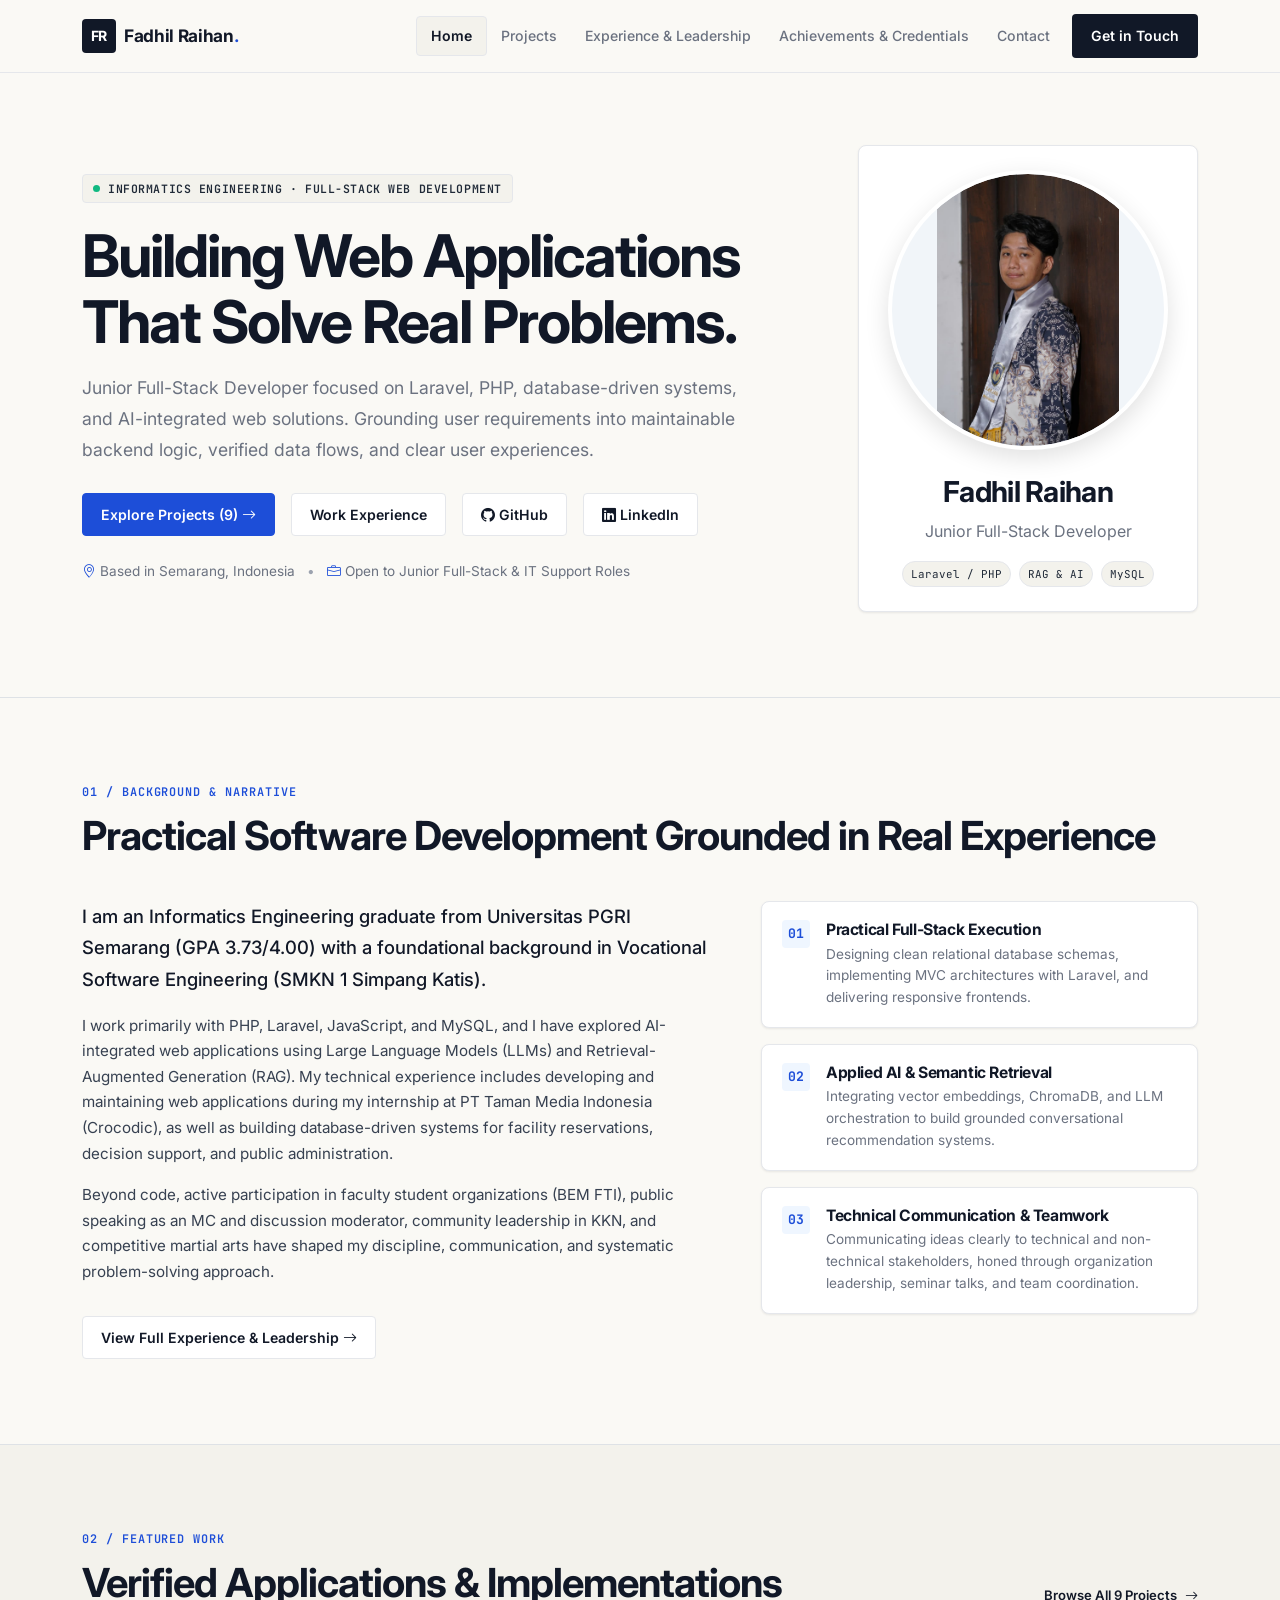
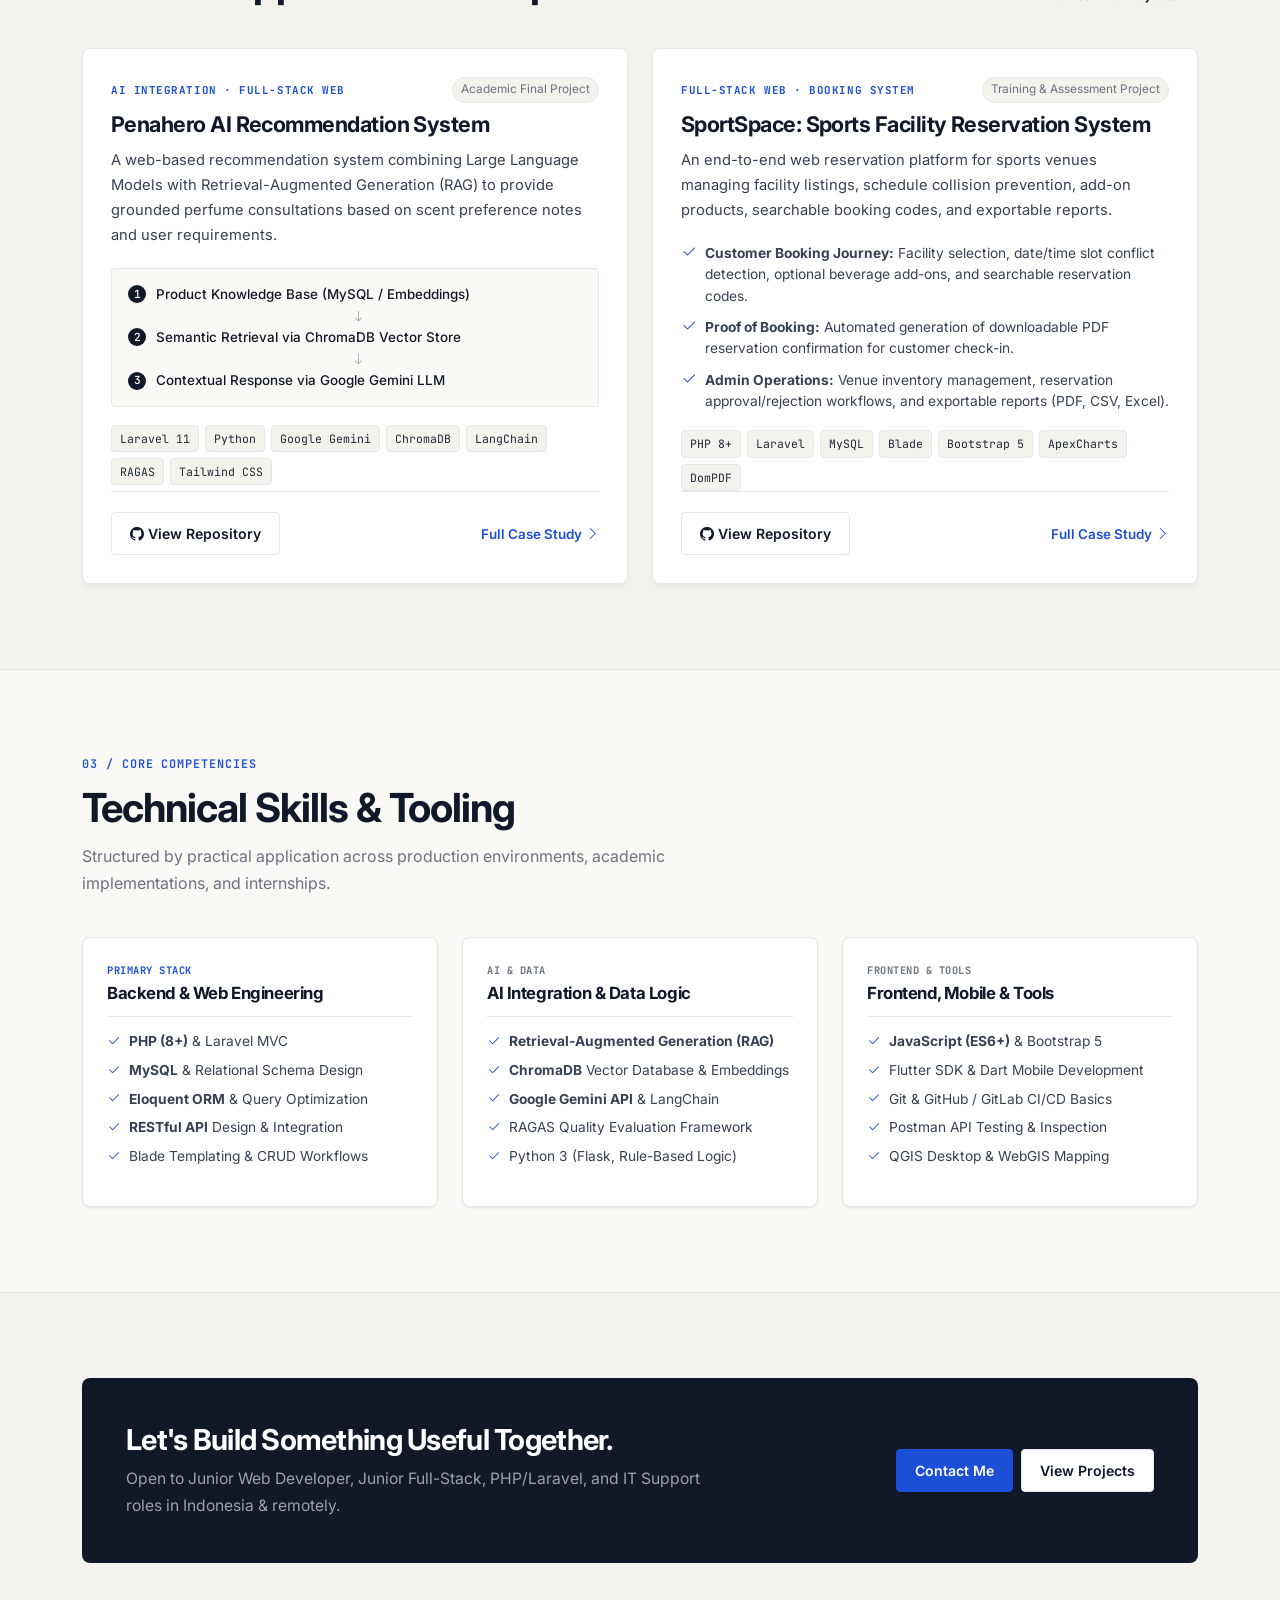
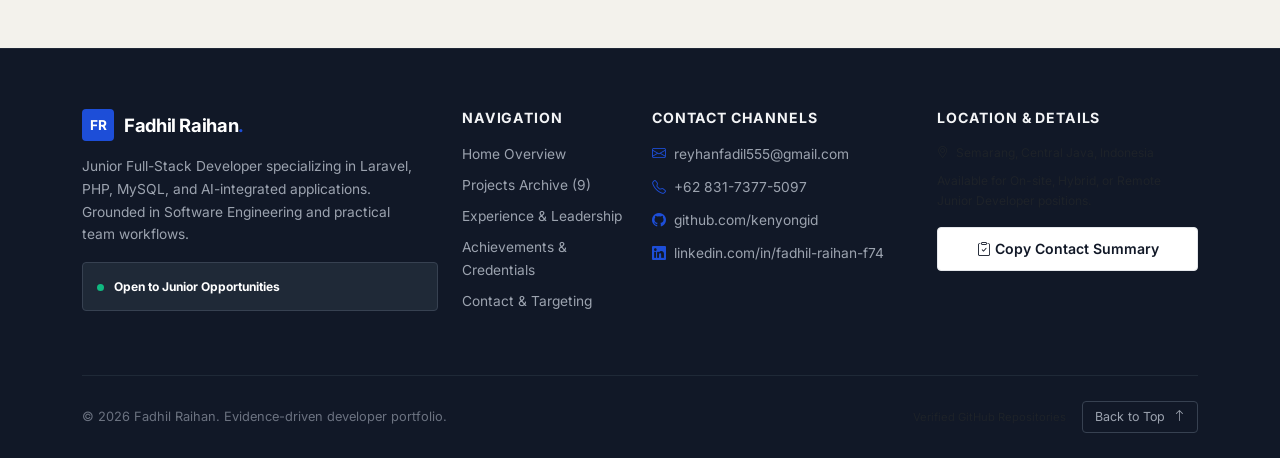
<file: index.html>
<!doctype html>
<html lang="en">
<head>
  <meta charset="utf-8">
  <meta name="viewport" content="width=device-width, initial-scale=1">
  
  <title>Fadhil Raihan — Junior Full-Stack Developer | Home</title>
  <meta name="description" content="Portfolio of Fadhil Raihan, Informatics Engineering graduate specializing in Laravel, PHP, MySQL, and AI-integrated web applications (RAG/LLM).">
  
  <!-- Favicon -->
  <link rel="icon" type="image/svg+xml" href="data:image/svg+xml,<svg xmlns='http://www.w3.org/2000/svg' viewBox='0 0 100 100'><rect width='100' height='100' rx='20' fill='%231d4ed8'/><text x='50%' y='55%' dominant-baseline='middle' text-anchor='middle' fill='white' font-family='sans-serif' font-weight='bold' font-size='44'>FR</text></svg>">

  <!-- Google Fonts: Inter & JetBrains Mono -->
  <link rel="preconnect" href="https://fonts.googleapis.com">
  <link rel="preconnect" href="https://fonts.gstatic.com" crossorigin>
  <link href="https://fonts.googleapis.com/css2?family=Inter:ital,wght@0,300;0,400;0,500;0,600;0,700;1,400&family=JetBrains+Mono:wght@400;500;600&display=swap" rel="stylesheet">

  <!-- Bootstrap 5.3 & Bootstrap Icons -->
  <link href="https://cdn.jsdelivr.net/npm/bootstrap@5.3.3/dist/css/bootstrap.min.css" rel="stylesheet">
  <link href="https://cdn.jsdelivr.net/npm/bootstrap-icons@1.11.3/font/bootstrap-icons.min.css" rel="stylesheet">
  
  <!-- Custom Stylesheet -->
  <link href="style.css" rel="stylesheet">
</head>
<body>

  <!-- ==========================================================================
       HEADER / NAVIGATION
       ========================================================================== -->
  <header class="site-header fixed-top">
    <nav class="navbar navbar-expand-lg navbar-light" id="mainNavbar" aria-label="Main Navigation">
      <div class="container">
        <a class="navbar-brand d-flex align-items-center gap-2" href="index.html">
          <span class="brand-monogram">FR</span>
          <span class="brand-name">Fadhil Raihan<span class="brand-dot">.</span></span>
        </a>

        <button class="navbar-toggler border-0" type="button" data-bs-toggle="collapse" data-bs-target="#navMenu" aria-controls="navMenu" aria-expanded="false" aria-label="Toggle navigation">
          <span class="navbar-toggler-icon"></span>
        </button>

        <div class="collapse navbar-collapse" id="navMenu">
          <ul class="navbar-nav ms-auto align-items-lg-center">
            <li class="nav-item"><a class="nav-link active" href="index.html">Home</a></li>
            <li class="nav-item"><a class="nav-link" href="projects.html">Projects</a></li>
            <li class="nav-item"><a class="nav-link" href="experience.html">Experience & Leadership</a></li>
            <li class="nav-item"><a class="nav-link" href="achievements.html">Achievements & Credentials</a></li>
            <li class="nav-item"><a class="nav-link" href="contact.html">Contact</a></li>
            <li class="nav-item ms-lg-2">
              <a class="btn btn-sm btn-contact-nav" href="contact.html">Get in Touch</a>
            </li>
          </ul>
        </div>
      </div>
    </nav>
  </header>

  <main>
    <!-- ==========================================================================
         HERO SECTION
         ========================================================================== -->
    <section class="hero-section">
      <div class="container">
        <div class="row align-items-center g-5">
          <div class="col-lg-8">
            <div class="hero-label-tag">
              <span class="status-indicator"></span>
              <span>INFORMATICS ENGINEERING · FULL-STACK WEB DEVELOPMENT</span>
            </div>

            <h1 class="hero-heading">
              Building Web Applications That Solve Real Problems.
            </h1>

            <p class="hero-subheading">
              Junior Full-Stack Developer focused on Laravel, PHP, database-driven systems, and AI-integrated web solutions. Grounding user requirements into maintainable backend logic, verified data flows, and clear user experiences.
            </p>

            <div class="hero-cta-group d-flex flex-wrap align-items-center gap-3">
              <a href="projects.html" class="btn btn-primary-cobalt">
                Explore Projects (9) <i class="bi bi-arrow-right ms-1" aria-hidden="true"></i>
              </a>
              <a href="experience.html" class="btn btn-outline-charcoal">
                Work Experience
              </a>
              <a href="https://github.com/kenyongid" target="_blank" rel="noopener noreferrer" class="btn btn-outline-charcoal">
                <i class="bi bi-github me-1" aria-hidden="true"></i> GitHub
              </a>
              <a href="https://www.linkedin.com/in/fadhil-raihan-f74/" target="_blank" rel="noopener noreferrer" class="btn btn-outline-charcoal">
                <i class="bi bi-linkedin me-1" aria-hidden="true"></i> LinkedIn
              </a>
            </div>

            <div class="hero-status-strip mt-4">
              <span class="status-meta-item">
                <i class="bi bi-geo-alt text-cobalt me-1" aria-hidden="true"></i> Based in Semarang, Indonesia
              </span>
              <span class="status-bullet" aria-hidden="true">•</span>
              <span class="status-meta-item">
                <i class="bi bi-briefcase text-cobalt me-1" aria-hidden="true"></i> Open to Junior Full-Stack & IT Support Roles
              </span>
            </div>
          </div>

          <div class="col-lg-4">
            <div class="profile-portrait-card">
              <div class="portrait-frame">
                <img src="assets/profile/pp4.jpeg" alt="Fadhil Raihan" class="portrait-image" onerror="this.style.display='none'; document.getElementById('monogramFallback').style.display='flex';">
                <div id="monogramFallback" class="portrait-fallback" style="display: none;">
                  <span>FR</span>
                </div>
              </div>
              <div class="portrait-meta">
                <h2 class="portrait-name">Fadhil Raihan</h2>
                <p class="portrait-title">Junior Full-Stack Developer</p>
                <div class="portrait-badges">
                  <span class="badge-pill">Laravel / PHP</span>
                  <span class="badge-pill">RAG & AI</span>
                  <span class="badge-pill">MySQL</span>
                </div>
              </div>
            </div>
          </div>
        </div>
      </div>
    </section>

    <!-- ==========================================================================
         ABOUT / EXECUTIVE SUMMARY
         ========================================================================== -->
    <section class="section-block border-top">
      <div class="container">
        <div class="section-header">
          <p class="section-num">01 / BACKGROUND & NARRATIVE</p>
          <h2 class="section-title">Practical Software Development Grounded in Real Experience</h2>
        </div>

        <div class="row g-5 align-items-start">
          <div class="col-lg-7">
            <p class="lead-text">
              I am an Informatics Engineering graduate from Universitas PGRI Semarang (GPA 3.73/4.00) with a foundational background in Vocational Software Engineering (SMKN 1 Simpang Katis).
            </p>
            <p class="body-text">
              I work primarily with PHP, Laravel, JavaScript, and MySQL, and I have explored AI-integrated web applications using Large Language Models (LLMs) and Retrieval-Augmented Generation (RAG). My technical experience includes developing and maintaining web applications during my internship at PT Taman Media Indonesia (Crocodic), as well as building database-driven systems for facility reservations, decision support, and public administration.
            </p>
            <p class="body-text">
              Beyond code, active participation in faculty student organizations (BEM FTI), public speaking as an MC and discussion moderator, community leadership in KKN, and competitive martial arts have shaped my discipline, communication, and systematic problem-solving approach.
            </p>
            <div class="mt-4 pt-2">
              <a href="experience.html" class="btn btn-outline-charcoal btn-sm">
                View Full Experience & Leadership <i class="bi bi-arrow-right ms-1"></i>
              </a>
            </div>
          </div>

          <div class="col-lg-5">
            <div class="value-pillars">
              <div class="pillar-item">
                <div class="pillar-num">01</div>
                <div>
                  <h3 class="pillar-title">Practical Full-Stack Execution</h3>
                  <p class="pillar-desc">
                    Designing clean relational database schemas, implementing MVC architectures with Laravel, and delivering responsive frontends.
                  </p>
                </div>
              </div>

              <div class="pillar-item">
                <div class="pillar-num">02</div>
                <div>
                  <h3 class="pillar-title">Applied AI & Semantic Retrieval</h3>
                  <p class="pillar-desc">
                    Integrating vector embeddings, ChromaDB, and LLM orchestration to build grounded conversational recommendation systems.
                  </p>
                </div>
              </div>

              <div class="pillar-item">
                <div class="pillar-num">03</div>
                <div>
                  <h3 class="pillar-title">Technical Communication & Teamwork</h3>
                  <p class="pillar-desc">
                    Communicating ideas clearly to technical and non-technical stakeholders, honed through organization leadership, seminar talks, and team coordination.
                  </p>
                </div>
              </div>
            </div>
          </div>
        </div>
      </div>
    </section>

    <!-- ==========================================================================
         FEATURED PROJECTS HIGHLIGHT (Preview of projects.html)
         ========================================================================== -->
    <section class="section-block bg-subtle border-top">
      <div class="container">
        <div class="section-header d-md-flex align-items-end justify-content-between">
          <div>
            <p class="section-num">02 / FEATURED WORK</p>
            <h2 class="section-title">Verified Applications & Implementations</h2>
          </div>
          <div class="mt-3 mt-md-0">
            <a href="projects.html" class="link-subtle">
              Browse All 9 Projects <i class="bi bi-arrow-right ms-1"></i>
            </a>
          </div>
        </div>

        <div class="row g-4">
          <!-- Featured 1: Penahero AI -->
          <div class="col-lg-6">
            <article class="featured-project-card h-100">
              <div class="featured-card-header">
                <div class="d-flex justify-content-between align-items-center">
                  <span class="badge-category">AI INTEGRATION · FULL-STACK WEB</span>
                  <span class="badge-status">Academic Final Project</span>
                </div>
                <h3 class="featured-title mt-2">Penahero AI Recommendation System</h3>
                <p class="featured-summary">
                  A web-based recommendation system combining Large Language Models with Retrieval-Augmented Generation (RAG) to provide grounded perfume consultations based on scent preference notes and user requirements.
                </p>
              </div>

              <div class="featured-card-body">
                <div class="architecture-flow-box">
                  <div class="flow-step">
                    <span class="step-num">1</span>
                    <span class="step-txt">Product Knowledge Base (MySQL / Embeddings)</span>
                  </div>
                  <div class="flow-arrow"><i class="bi bi-arrow-down"></i></div>
                  <div class="flow-step">
                    <span class="step-num">2</span>
                    <span class="step-txt">Semantic Retrieval via ChromaDB Vector Store</span>
                  </div>
                  <div class="flow-arrow"><i class="bi bi-arrow-down"></i></div>
                  <div class="flow-step">
                    <span class="step-num">3</span>
                    <span class="step-txt">Contextual Response via Google Gemini LLM</span>
                  </div>
                </div>

                <div class="tech-tag-group mt-3">
                  <span class="tag">Laravel 11</span>
                  <span class="tag">Python</span>
                  <span class="tag">Google Gemini</span>
                  <span class="tag">ChromaDB</span>
                  <span class="tag">LangChain</span>
                  <span class="tag">RAGAS</span>
                  <span class="tag">Tailwind CSS</span>
                </div>
              </div>

              <div class="featured-card-footer">
                <a href="https://github.com/kenyongid/penahero-ai-recommendation-system" target="_blank" rel="noopener noreferrer" class="btn btn-sm btn-outline-charcoal">
                  <i class="bi bi-github me-1"></i> View Repository
                </a>
                <a href="projects.html#penahero" class="btn btn-sm btn-link-action ms-auto">
                  Full Case Study <i class="bi bi-chevron-right ms-1"></i>
                </a>
              </div>
            </article>
          </div>

          <!-- Featured 2: SportSpace -->
          <div class="col-lg-6">
            <article class="featured-project-card h-100">
              <div class="featured-card-header">
                <div class="d-flex justify-content-between align-items-center">
                  <span class="badge-category">FULL-STACK WEB · BOOKING SYSTEM</span>
                  <span class="badge-status">Training & Assessment Project</span>
                </div>
                <h3 class="featured-title mt-2">SportSpace: Sports Facility Reservation System</h3>
                <p class="featured-summary">
                  An end-to-end web reservation platform for sports venues managing facility listings, schedule collision prevention, add-on products, searchable booking codes, and exportable reports.
                </p>
              </div>

              <div class="featured-card-body">
                <div class="key-features-list">
                  <div class="kf-item">
                    <i class="bi bi-check2 text-cobalt"></i>
                    <span><strong>Customer Booking Journey:</strong> Facility selection, date/time slot conflict detection, optional beverage add-ons, and searchable reservation codes.</span>
                  </div>
                  <div class="kf-item">
                    <i class="bi bi-check2 text-cobalt"></i>
                    <span><strong>Proof of Booking:</strong> Automated generation of downloadable PDF reservation confirmation for customer check-in.</span>
                  </div>
                  <div class="kf-item">
                    <i class="bi bi-check2 text-cobalt"></i>
                    <span><strong>Admin Operations:</strong> Venue inventory management, reservation approval/rejection workflows, and exportable reports (PDF, CSV, Excel).</span>
                  </div>
                </div>

                <div class="tech-tag-group mt-3">
                  <span class="tag">PHP 8+</span>
                  <span class="tag">Laravel</span>
                  <span class="tag">MySQL</span>
                  <span class="tag">Blade</span>
                  <span class="tag">Bootstrap 5</span>
                  <span class="tag">ApexCharts</span>
                  <span class="tag">DomPDF</span>
                </div>
              </div>

              <div class="featured-card-footer">
                <a href="https://github.com/kenyongid/sistem_reservasi_lapangan.git" target="_blank" rel="noopener noreferrer" class="btn btn-sm btn-outline-charcoal">
                  <i class="bi bi-github me-1"></i> View Repository
                </a>
                <a href="projects.html#sportspace" class="btn btn-sm btn-link-action ms-auto">
                  Full Case Study <i class="bi bi-chevron-right ms-1"></i>
                </a>
              </div>
            </article>
          </div>
        </div>
      </div>
    </section>

    <!-- ==========================================================================
         TECHNICAL COMPETENCIES (Skills Overview)
         ========================================================================== -->
    <section class="section-block border-top">
      <div class="container">
        <div class="section-header">
          <p class="section-num">03 / CORE COMPETENCIES</p>
          <h2 class="section-title">Technical Skills & Tooling</h2>
          <p class="section-intro">
            Structured by practical application across production environments, academic implementations, and internships.
          </p>
        </div>

        <div class="row g-4">
          <div class="col-md-6 col-lg-4">
            <div class="skill-group-card h-100">
              <div class="skill-group-header">
                <span class="skill-tier-badge primary-tier">PRIMARY STACK</span>
                <h3 class="skill-group-title">Backend & Web Engineering</h3>
              </div>
              <ul class="skill-list list-unstyled">
                <li><i class="bi bi-check2 text-cobalt me-2"></i><strong>PHP (8+)</strong> & Laravel MVC</li>
                <li><i class="bi bi-check2 text-cobalt me-2"></i><strong>MySQL</strong> & Relational Schema Design</li>
                <li><i class="bi bi-check2 text-cobalt me-2"></i><strong>Eloquent ORM</strong> & Query Optimization</li>
                <li><i class="bi bi-check2 text-cobalt me-2"></i><strong>RESTful API</strong> Design & Integration</li>
                <li><i class="bi bi-check2 text-cobalt me-2"></i>Blade Templating & CRUD Workflows</li>
              </ul>
            </div>
          </div>

          <div class="col-md-6 col-lg-4">
            <div class="skill-group-card h-100">
              <div class="skill-group-header">
                <span class="skill-tier-badge">AI & DATA</span>
                <h3 class="skill-group-title">AI Integration & Data Logic</h3>
              </div>
              <ul class="skill-list list-unstyled">
                <li><i class="bi bi-check2 text-cobalt me-2"></i><strong>Retrieval-Augmented Generation (RAG)</strong></li>
                <li><i class="bi bi-check2 text-cobalt me-2"></i><strong>ChromaDB</strong> Vector Database & Embeddings</li>
                <li><i class="bi bi-check2 text-cobalt me-2"></i><strong>Google Gemini API</strong> & LangChain</li>
                <li><i class="bi bi-check2 text-cobalt me-2"></i>RAGAS Quality Evaluation Framework</li>
                <li><i class="bi bi-check2 text-cobalt me-2"></i>Python 3 (Flask, Rule-Based Logic)</li>
              </ul>
            </div>
          </div>

          <div class="col-md-6 col-lg-4">
            <div class="skill-group-card h-100">
              <div class="skill-group-header">
                <span class="skill-tier-badge">FRONTEND & TOOLS</span>
                <h3 class="skill-group-title">Frontend, Mobile & Tools</h3>
              </div>
              <ul class="skill-list list-unstyled">
                <li><i class="bi bi-check2 text-cobalt me-2"></i><strong>JavaScript (ES6+)</strong> & Bootstrap 5</li>
                <li><i class="bi bi-check2 text-cobalt me-2"></i>Flutter SDK & Dart Mobile Development</li>
                <li><i class="bi bi-check2 text-cobalt me-2"></i>Git & GitHub / GitLab CI/CD Basics</li>
                <li><i class="bi bi-check2 text-cobalt me-2"></i>Postman API Testing & Inspection</li>
                <li><i class="bi bi-check2 text-cobalt me-2"></i>QGIS Desktop & WebGIS Mapping</li>
              </ul>
            </div>
          </div>
        </div>
      </div>
    </section>

    <!-- ==========================================================================
         CALL TO ACTION STRIP
         ========================================================================== -->
    <section class="section-block bg-subtle border-top">
      <div class="container">
        <div class="cta-strip d-md-flex align-items-center justify-content-between">
          <div>
            <h3>Let's Build Something Useful Together.</h3>
            <p>Open to Junior Web Developer, Junior Full-Stack, PHP/Laravel, and IT Support roles in Indonesia & remotely.</p>
          </div>
          <div class="mt-3 mt-md-0 d-flex gap-2">
            <a href="contact.html" class="btn btn-primary-cobalt">Contact Me</a>
            <a href="projects.html" class="btn btn-outline-charcoal">View Projects</a>
          </div>
        </div>
      </div>
    </section>
  </main>

  <!-- ==========================================================================
       FOOTER (Multi-Column Clean Design)
       ========================================================================== -->
  <footer class="site-footer">
    <div class="container">
      <div class="row g-4">
        <!-- Col 1: Brand & Summary -->
        <div class="col-lg-4 col-md-6">
          <div class="footer-brand">
            <span class="footer-monogram">FR</span>
            <span class="footer-brand-name">Fadhil Raihan<span class="brand-dot">.</span></span>
          </div>
          <p class="footer-bio">
            Junior Full-Stack Developer specializing in Laravel, PHP, MySQL, and AI-integrated applications. Grounded in Software Engineering and practical team workflows.
          </p>
          <div class="footer-status-box">
            <span class="footer-status-indicator"></span>
            <span class="text-white small fw-bold">Open to Junior Opportunities</span>
          </div>
        </div>

        <!-- Col 2: Navigation Links -->
        <div class="col-lg-2 col-md-6">
          <h4 class="footer-col-title">Navigation</h4>
          <ul class="footer-links-list list-unstyled">
            <li><a href="index.html">Home Overview</a></li>
            <li><a href="projects.html">Projects Archive (9)</a></li>
            <li><a href="experience.html">Experience & Leadership</a></li>
            <li><a href="achievements.html">Achievements & Credentials</a></li>
            <li><a href="contact.html">Contact & Targeting</a></li>
          </ul>
        </div>

        <!-- Col 3: Direct Contact -->
        <div class="col-lg-3 col-md-6">
          <h4 class="footer-col-title">Contact Channels</h4>
          <ul class="footer-contact-list list-unstyled">
            <li><i class="bi bi-envelope text-cobalt"></i> <a href="mailto:reyhanfadil555@gmail.com">reyhanfadil555@gmail.com</a></li>
            <li><i class="bi bi-telephone text-cobalt"></i> <a href="tel:+6283173775097">+62 831-7377-5097</a></li>
            <li><i class="bi bi-github text-cobalt"></i> <a href="https://github.com/kenyongid" target="_blank" rel="noopener noreferrer">github.com/kenyongid</a></li>
            <li><i class="bi bi-linkedin text-cobalt"></i> <a href="https://www.linkedin.com/in/fadhil-raihan-f74/" target="_blank" rel="noopener noreferrer">linkedin.com/in/fadhil-raihan-f74</a></li>
          </ul>
        </div>

        <!-- Col 4: Location & Quick Copy -->
        <div class="col-lg-3 col-md-6">
          <h4 class="footer-col-title">Location & Details</h4>
          <p class="small text-muted mb-2"><i class="bi bi-geo-alt me-1"></i> Semarang, Central Java, Indonesia</p>
          <p class="small text-muted mb-3">Available for On-site, Hybrid, or Remote Junior Developer positions.</p>
          <button type="button" class="btn btn-sm btn-outline-charcoal w-100 copy-contact-btn">
            <i class="bi bi-clipboard-check me-1"></i> Copy Contact Summary
          </button>
          <div class="copy-feedback-msg small mt-1 text-center" aria-live="polite"></div>
        </div>
      </div>

      <!-- Bottom Bar -->
      <div class="footer-bottom-bar d-flex flex-wrap align-items-center justify-content-between gap-3">
        <div>
          © 2026 Fadhil Raihan. Evidence-driven developer portfolio.
        </div>
        <div class="d-flex align-items-center gap-3">
          <span class="text-muted small">Verified GitHub Repositories</span>
          <button type="button" class="back-to-top-btn" id="backToTopBtn">
            Back to Top <i class="bi bi-arrow-up ms-1"></i>
          </button>
        </div>
      </div>
    </div>
  </footer>

  <!-- Scripts -->
  <script src="https://cdn.jsdelivr.net/npm/bootstrap@5.3.3/dist/js/bootstrap.bundle.min.js"></script>
  <script src="script.js"></script>
</body>
</html>
</file>
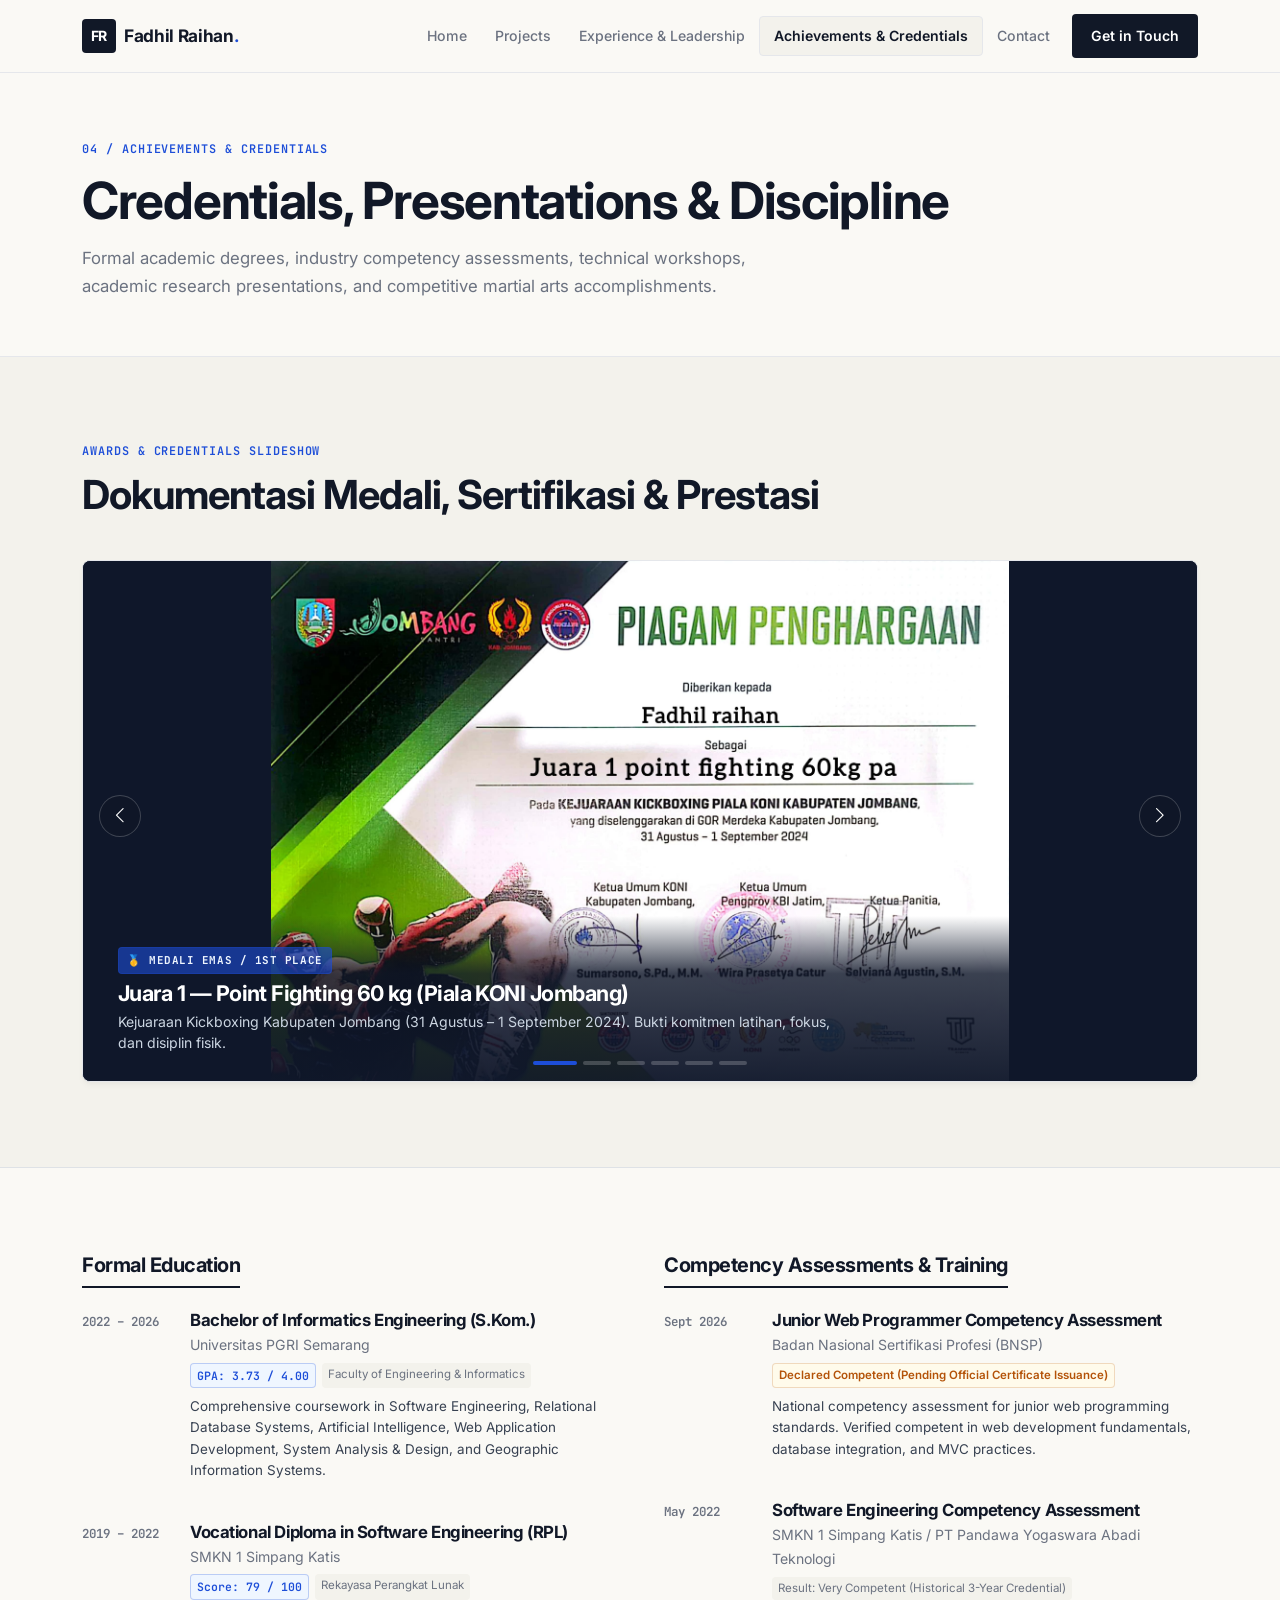
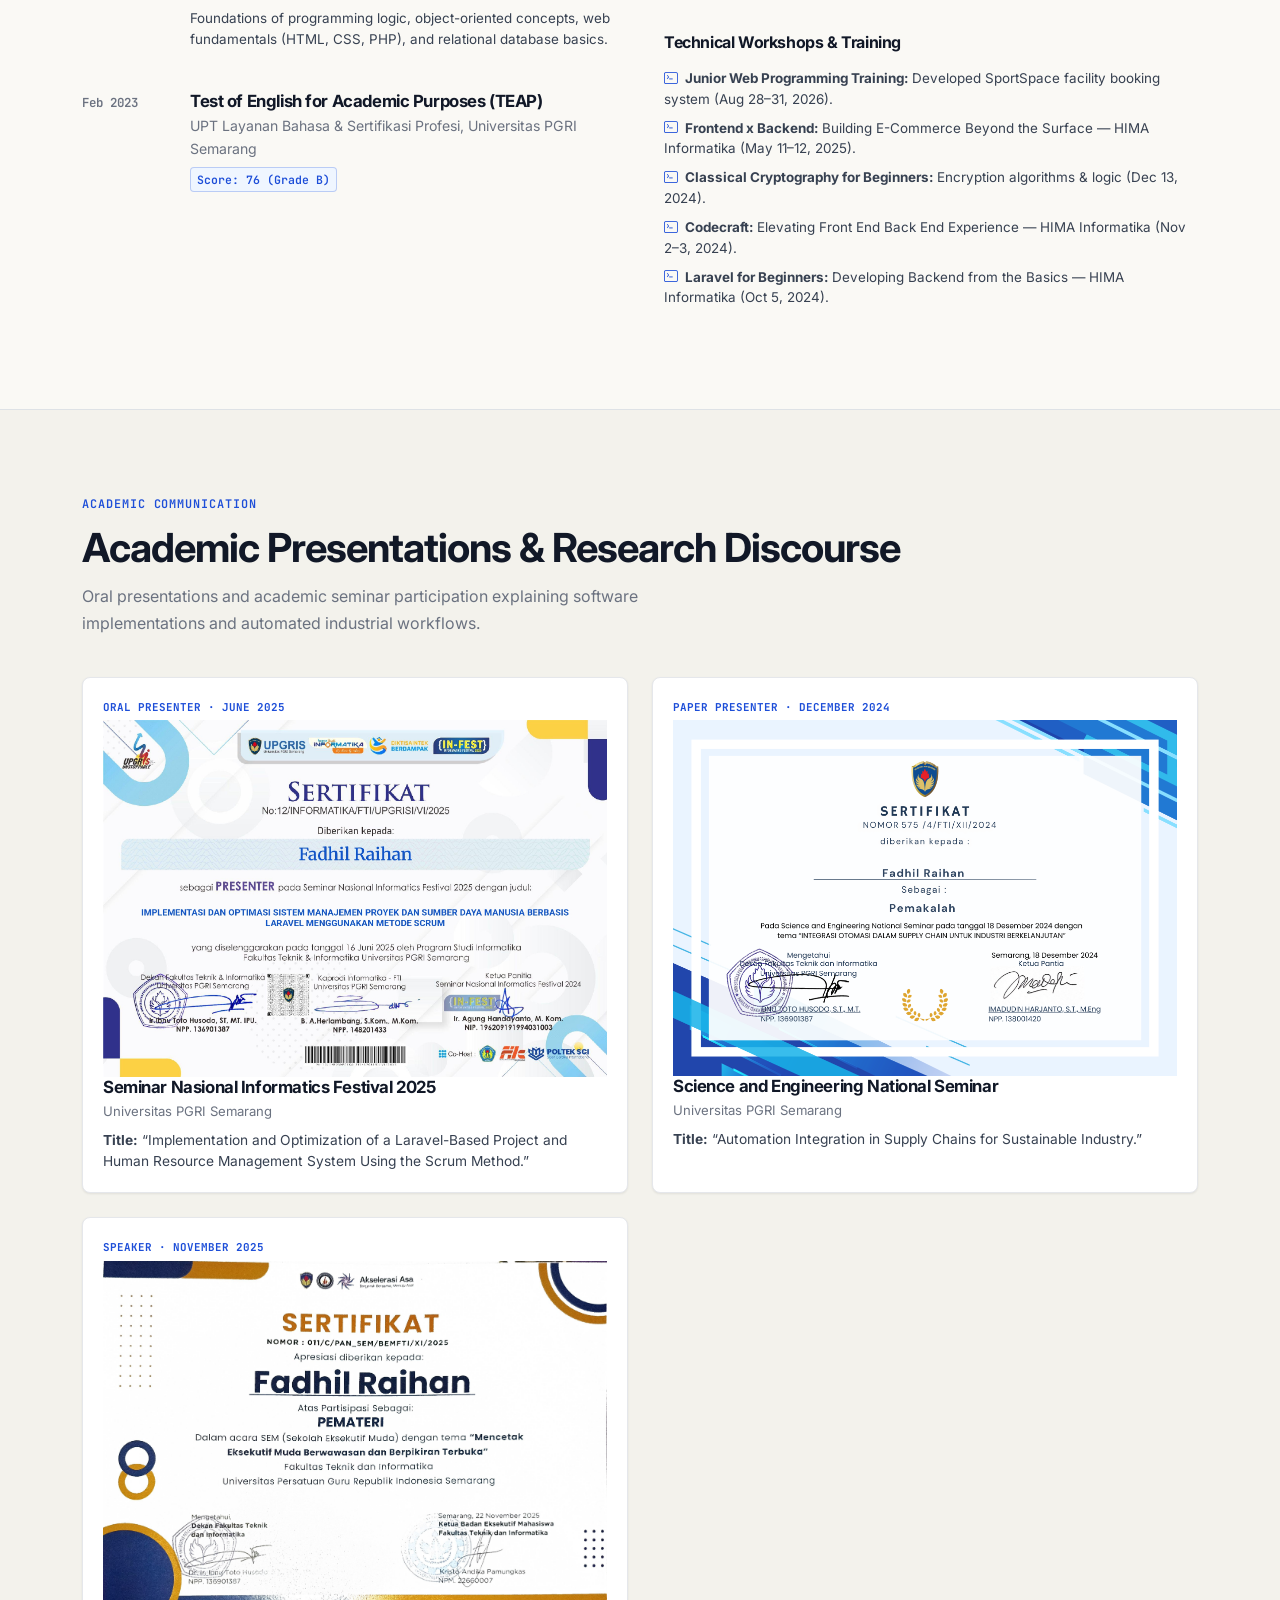
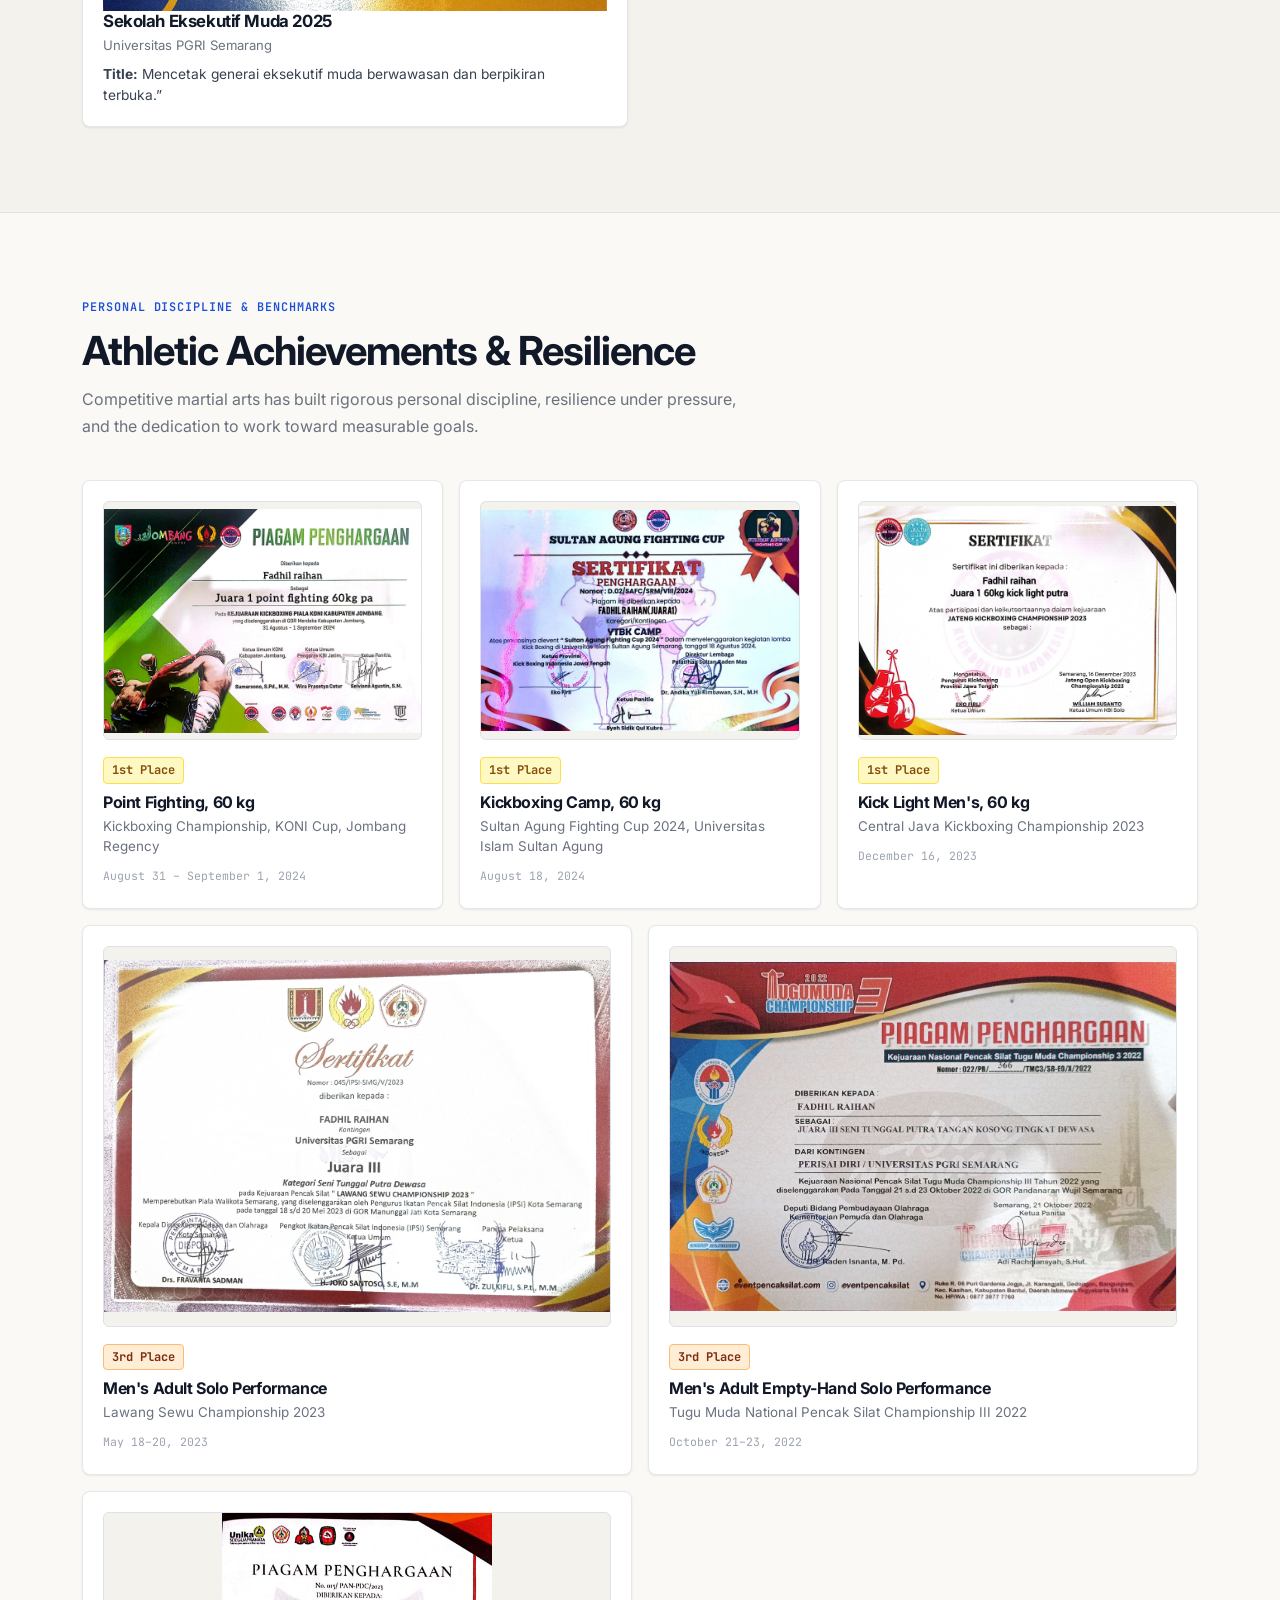
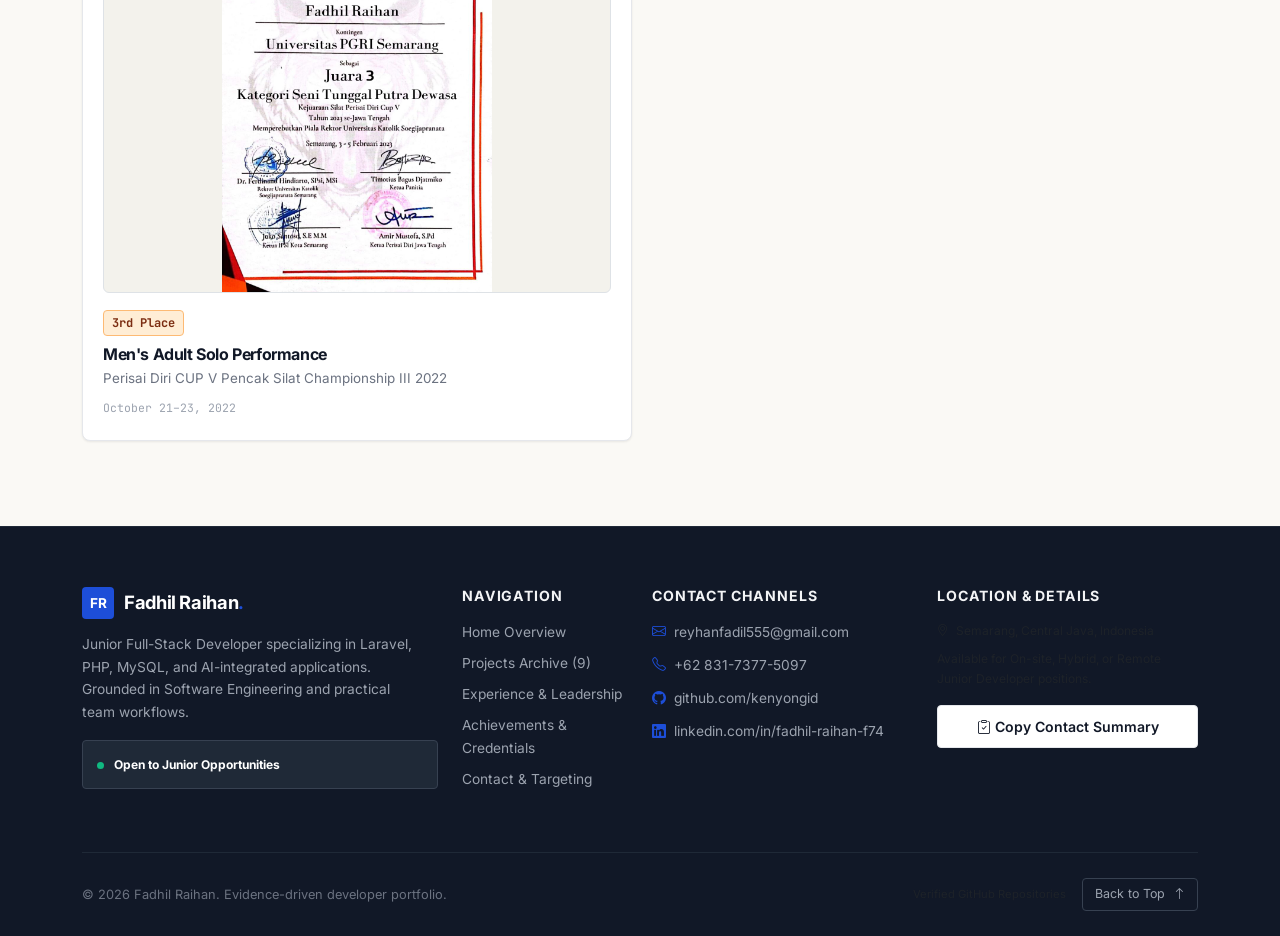
<file: achievements.html>
<!doctype html>
<html lang="en">
<head>
  <meta charset="utf-8">
  <meta name="viewport" content="width=device-width, initial-scale=1">
  
  <title>Fadhil Raihan — Achievements, Certifications & Credentials</title>
  <meta name="description" content="Academic credentials, BNSP competency assessments, martial arts championship achievements, and national seminar research presentations.">
  
  <!-- Favicon -->
  <link rel="icon" type="image/svg+xml" href="data:image/svg+xml,<svg xmlns='http://www.w3.org/2000/svg' viewBox='0 0 100 100'><rect width='100' height='100' rx='20' fill='%231d4ed8'/><text x='50%' y='55%' dominant-baseline='middle' text-anchor='middle' fill='white' font-family='sans-serif' font-weight='bold' font-size='44'>FR</text></svg>">

  <!-- Google Fonts: Inter & JetBrains Mono -->
  <link rel="preconnect" href="https://fonts.googleapis.com">
  <link rel="preconnect" href="https://fonts.gstatic.com" crossorigin>
  <link href="https://fonts.googleapis.com/css2?family=Inter:ital,wght@0,300;0,400;0,500;0,600;0,700;1,400&family=JetBrains+Mono:wght@400;500;600&display=swap" rel="stylesheet">

  <!-- Bootstrap 5.3 & Bootstrap Icons -->
  <link href="https://cdn.jsdelivr.net/npm/bootstrap@5.3.3/dist/css/bootstrap.min.css" rel="stylesheet">
  <link href="https://cdn.jsdelivr.net/npm/bootstrap-icons@1.11.3/font/bootstrap-icons.min.css" rel="stylesheet">
  
  <!-- Custom Stylesheet -->
  <link href="style.css" rel="stylesheet">
</head>
<body>

  <!-- ==========================================================================
       HEADER / NAVIGATION
       ========================================================================== -->
  <header class="site-header fixed-top">
    <nav class="navbar navbar-expand-lg navbar-light" id="mainNavbar" aria-label="Main Navigation">
      <div class="container">
        <a class="navbar-brand d-flex align-items-center gap-2" href="index.html">
          <span class="brand-monogram">FR</span>
          <span class="brand-name">Fadhil Raihan<span class="brand-dot">.</span></span>
        </a>

        <button class="navbar-toggler border-0" type="button" data-bs-toggle="collapse" data-bs-target="#navMenu" aria-controls="navMenu" aria-expanded="false" aria-label="Toggle navigation">
          <span class="navbar-toggler-icon"></span>
        </button>

        <div class="collapse navbar-collapse" id="navMenu">
          <ul class="navbar-nav ms-auto align-items-lg-center">
            <li class="nav-item"><a class="nav-link" href="index.html">Home</a></li>
            <li class="nav-item"><a class="nav-link" href="projects.html">Projects</a></li>
            <li class="nav-item"><a class="nav-link" href="experience.html">Experience & Leadership</a></li>
            <li class="nav-item"><a class="nav-link active" href="achievements.html">Achievements & Credentials</a></li>
            <li class="nav-item"><a class="nav-link" href="contact.html">Contact</a></li>
            <li class="nav-item ms-lg-2">
              <a class="btn btn-sm btn-contact-nav" href="contact.html">Get in Touch</a>
            </li>
          </ul>
        </div>
      </div>
    </nav>
  </header>

  <main>
    <!-- ==========================================================================
         PAGE BANNER
         ========================================================================== -->
    <section class="page-banner">
      <div class="container">
        <span class="page-banner-badge">04 / ACHIEVEMENTS & CREDENTIALS</span>
        <h1 class="page-banner-title">Credentials, Presentations & Discipline</h1>
        <p class="page-banner-desc">
          Formal academic degrees, industry competency assessments, technical workshops, academic research presentations, and competitive martial arts accomplishments.
        </p>
      </div>
    </section>

    <!-- ==========================================================================
         ACHIEVEMENTS PHOTO SLIDESHOW / CAROUSEL (EASY TO ADD & CUSTOMIZE)
         ========================================================================== -->
    <section class="section-block border-bottom bg-subtle">
      <div class="container">
        <div class="section-header d-md-flex align-items-end justify-content-between">
          <div>
            <p class="section-num">AWARDS & CREDENTIALS SLIDESHOW</p>
            <h2 class="section-title">Dokumentasi Medali, Sertifikasi & Prestasi</h2>
          </div>
        </div>

        <!-- Carousel Container -->
        <div id="achievementsVisualCarousel" class="carousel slide portfolio-carousel" data-bs-ride="carousel">
          
          <!-- Indicators -->
          <div class="carousel-indicators">
            <button type="button" data-bs-target="#achievementsVisualCarousel" data-bs-slide-to="0" class="active" aria-current="true" aria-label="Slide 1"></button>
            <button type="button" data-bs-target="#achievementsVisualCarousel" data-bs-slide-to="1" aria-label="Slide 2"></button>
            <button type="button" data-bs-target="#achievementsVisualCarousel" data-bs-slide-to="2" aria-label="Slide 3"></button>
            <button type="button" data-bs-target="#achievementsVisualCarousel" data-bs-slide-to="3" aria-label="Slide 4"></button>
            <button type="button" data-bs-target="#achievementsVisualCarousel" data-bs-slide-to="4" aria-label="Slide 5"></button>
            <button type="button" data-bs-target="#achievementsVisualCarousel" data-bs-slide-to="5" aria-label="Slide 6"></button>
          </div>

          <!-- Slides Wrapper -->
          <div class="carousel-inner">
            
            <!-- ==================================================================
                 SLIDE 1: KICKBOXING KONI CUP (JUARA 1)
                 ================================================================== -->
            <div class="carousel-item active">
              <img src="assets/achievements/kickboxing_koni_cup.jpg" onerror="this.onerror=null; this.src='assets/achievements/kickboxing_koni_cup.svg';" class="d-block w-100 carousel-img" alt="Juara 1 Kickboxing KONI Cup">
              <div class="carousel-caption-box">
                <span class="caption-tag">🥇 MEDALI EMAS / 1ST PLACE</span>
                <h3 class="caption-title">Juara 1 — Point Fighting 60 kg (Piala KONI Jombang)</h3>
                <p class="caption-desc">
                  Kejuaraan Kickboxing Kabupaten Jombang (31 Agustus – 1 September 2024). Bukti komitmen latihan, fokus, dan disiplin fisik.
                </p>
              </div>
            </div>

            <!-- ==================================================================
                 SLIDE 2: SULTAN AGUNG FIGHTING CUP (JUARA 1)
                 ================================================================== -->
            <div class="carousel-item">
              <img src="assets/achievements/sultan_agung_cup.jpg" onerror="this.onerror=null; this.src='assets/achievements/sultan_agung_cup.svg';" class="d-block w-100 carousel-img" alt="Juara 1 Sultan Agung Fighting Cup">
              <div class="carousel-caption-box">
                <span class="caption-tag">🏆 MEDALI EMAS / 1ST PLACE</span>
                <h3 class="caption-title">Juara 1 — Kickboxing (Sultan Agung Fighting Cup 2024)</h3>
                <p class="caption-desc">
                  Diselenggarakan di Universitas Islam Sultan Agung Semarang (18 Agustus 2024).
                </p>
              </div>
            </div>

            <!-- ==================================================================
                 SLIDE 3: KEJURPROV KICKBOXING JATENG (JUARA 1)
                 ================================================================== -->
            <div class="carousel-item">
              <img src="assets/achievements/jateng_kickboxing.jpg" onerror="this.onerror=null; this.src='assets/achievements/jateng_kickboxing.jpg';" class="d-block w-100 carousel-img" alt="Juara 1 Kejurprov Kickboxing Jateng">
              <div class="carousel-caption-box">
                <span class="caption-tag">🥇 MEDALI EMAS / 1ST PLACE</span>
                <h3 class="caption-title">Juara 1 — Kick Light Putra 60 kg (Kejurprov Jateng 2023)</h3>
                <p class="caption-desc">
                  Kejuaraan Provinsi Kickboxing Jawa Tengah (16 Desember 2023).
                </p>
              </div>
            </div>

            <!-- ==================================================================
                 SLIDE 4: PENCAK SILAT LAWANG SEWU & TUGU MUDA (JUARA 3)
                 ================================================================== -->
            <div class="carousel-item">
              <img src="assets/achievements/pencak_silat_lawang_sewu.jpg" onerror="this.onerror=null; this.src='assets/achievements/pencak_silat_lawang_sewu.svg';" class="d-block w-100 carousel-img" alt="Juara 3 Pencak Silat">
              <div class="carousel-caption-box">
                <span class="caption-tag">🥉 MEDALI PERUNGGU / 3RD PLACE</span>
                <h3 class="caption-title">Juara 3 — Tunggal Dewasa Putra (Lawang Sewu & Tugu Muda III)</h3>
                <p class="caption-desc">
                  Lawang Sewu Championship (Mei 2023) & Kejurnas Pencak Silat Tugu Muda III (Oktober 2022).
                </p>
                
              </div>
            </div>


            <!-- ==================================================================
                 SLIDE 5: PRESENTER SEMINAR NASIONAL 2025
                 ================================================================== -->
            <div class="carousel-item">
              <img src="assets/achievements/seminar_nasional_2025.jpg" onerror="this.onerror=null; this.src='assets/achievements/seminar_nasional_2025.svg';" class="d-block w-100 carousel-img" alt="Presenter Seminar Nasional">
              <div class="carousel-caption-box">
                <span class="caption-tag">📊 ORAL PRESENTER · RISET ILMIAH</span>
                <h3 class="caption-title">Seminar Nasional Informatics Festival 2025</h3>
                <p class="caption-desc">
                  Presentasi makalah: “Implementasi & Optimasi Sistem Manajemen Proyek & SDM Berbasis Laravel dengan Metode Scrum.
                </p>
              </div>
            </div>

             <!-- ==================================================================
                 SLIDE 6: speaker Sekolah eksekutif muda  2025
                 ================================================================== -->
            <div class="carousel-item">
              <img src="assets/achievements/pemateri_sem.jpg" onerror="this.onerror=null; this.src='assets/achievements/pemateri_sem.svg';" class="d-block w-100 carousel-img" alt="Presenter Seminar Nasional">
              <div class="carousel-caption-box">
                <span class="caption-tag">📊 SPEAKER</span>
                <h3 class="caption-title">Sekolah Eksekutif Muda FTI 2025</h3>
                <p class="caption-desc">Mencetak generai eksekutif muda berwawasan dan berpikiran terbuka
                  ”.
                </p>
              </div>
            </div>

          </div>

          <!-- Controls -->
          <button class="carousel-nav-btn prev-btn" type="button" data-bs-target="#achievementsVisualCarousel" data-bs-slide="prev" aria-label="Previous Slide">
            <i class="bi bi-chevron-left" aria-hidden="true"></i>
          </button>
          <button class="carousel-nav-btn next-btn" type="button" data-bs-target="#achievementsVisualCarousel" data-bs-slide="next" aria-label="Next Slide">
            <i class="bi bi-chevron-right" aria-hidden="true"></i>
          </button>
        </div>
      </div>
    </section>

    <!-- ==========================================================================
         FORMAL EDUCATION & COMPETENCIES
         ========================================================================== -->
    <section class="section-block border-bottom">
      <div class="container">
        <div class="row g-5">
          <!-- Column 1: Formal Education -->
          <div class="col-lg-6">
            <h2 class="sub-section-heading">Formal Education</h2>
            
            <div class="credential-item">
              <div class="cred-year">2022 – 2026</div>
              <div class="cred-details">
                <h3 class="cred-title">Bachelor of Informatics Engineering (S.Kom.)</h3>
                <p class="cred-institution">Universitas PGRI Semarang</p>
                <div class="cred-meta">
                  <span class="badge-accent">GPA: 3.73 / 4.00</span>
                  <span class="badge-neutral">Faculty of Engineering & Informatics</span>
                </div>
                <p class="cred-desc mt-2">
                  Comprehensive coursework in Software Engineering, Relational Database Systems, Artificial Intelligence, Web Application Development, System Analysis & Design, and Geographic Information Systems.
                </p>
              </div>
            </div>

            <div class="credential-item mt-4">
              <div class="cred-year">2019 – 2022</div>
              <div class="cred-details">
                <h3 class="cred-title">Vocational Diploma in Software Engineering (RPL)</h3>
                <p class="cred-institution">SMKN 1 Simpang Katis</p>
                <div class="cred-meta">
                  <span class="badge-accent">Score: 79 / 100</span>
                  <span class="badge-neutral">Rekayasa Perangkat Lunak</span>
                </div>
                <p class="cred-desc mt-2">
                  Foundations of programming logic, object-oriented concepts, web fundamentals (HTML, CSS, PHP), and relational database basics.
                </p>
              </div>
            </div>

            <!-- English Language Proficiency -->
            <div class="credential-item mt-4">
              <div class="cred-year">Feb 2023</div>
              <div class="cred-details">
                <h3 class="cred-title">Test of English for Academic Purposes (TEAP)</h3>
                <p class="cred-institution">UPT Layanan Bahasa & Sertifikasi Profesi, Universitas PGRI Semarang</p>
                <div class="cred-meta">
                  <span class="badge-accent">Score: 76 (Grade B)</span>
                </div>
              </div>
            </div>
          </div>

          <!-- Column 2: Competency & Certifications -->
          <div class="col-lg-6">
            <h2 class="sub-section-heading">Competency Assessments & Training</h2>

            <div class="credential-item">
              <div class="cred-year">Sept 2026</div>
              <div class="cred-details">
                <h3 class="cred-title">Junior Web Programmer Competency Assessment</h3>
                <p class="cred-institution">Badan Nasional Sertifikasi Profesi (BNSP)</p>
                <div class="cred-meta">
                  <span class="badge-warning-status">Declared Competent (Pending Official Certificate Issuance)</span>
                </div>
                <p class="cred-desc mt-2">
                  National competency assessment for junior web programming standards. Verified competent in web development fundamentals, database integration, and MVC practices.
                </p>
              </div>
            </div>

            <div class="credential-item mt-4">
              <div class="cred-year">May 2022</div>
              <div class="cred-details">
                <h3 class="cred-title">Software Engineering Competency Assessment</h3>
                <p class="cred-institution">SMKN 1 Simpang Katis / PT Pandawa Yogaswara Abadi Teknologi</p>
                <div class="cred-meta">
                  <span class="badge-neutral">Result: Very Competent (Historical 3-Year Credential)</span>
                </div>
              </div>
            </div>

            <h3 class="mt-4 pt-2 mb-3 fw-bold" style="font-size: 1rem; color: var(--color-charcoal);">Technical Workshops & Training</h3>
            <ul class="training-list list-unstyled">
              <li><i class="bi bi-terminal text-cobalt me-2"></i><strong>Junior Web Programming Training:</strong> Developed SportSpace facility booking system (Aug 28–31, 2026).</li>
              <li><i class="bi bi-terminal text-cobalt me-2"></i><strong>Frontend x Backend:</strong> Building E-Commerce Beyond the Surface — HIMA Informatika (May 11–12, 2025).</li>
              <li><i class="bi bi-terminal text-cobalt me-2"></i><strong>Classical Cryptography for Beginners:</strong> Encryption algorithms & logic (Dec 13, 2024).</li>
              <li><i class="bi bi-terminal text-cobalt me-2"></i><strong>Codecraft:</strong> Elevating Front End Back End Experience — HIMA Informatika (Nov 2–3, 2024).</li>
              <li><i class="bi bi-terminal text-cobalt me-2"></i><strong>Laravel for Beginners:</strong> Developing Backend from the Basics — HIMA Informatika (Oct 5, 2024).</li>
            </ul>
          </div>
        </div>
      </div>
    </section>

    <!-- ==========================================================================
         ACADEMIC PRESENTATIONS & DISCOURSE
         ========================================================================== -->
    <section class="section-block bg-subtle border-bottom">
      <div class="container">
        <div class="section-header">
          <p class="section-num">ACADEMIC COMMUNICATION</p>
          <h2 class="section-title">Academic Presentations & Research Discourse</h2>
          <p class="section-intro">
            Oral presentations and academic seminar participation explaining software implementations and automated industrial workflows.
          </p>
        </div>

        <div class="row g-4">
          <div class="col-md-6">
            <div class="paper-card h-100">
              <span class="paper-type">ORAL PRESENTER · JUNE 2025</span>
                <img src="assets/achievements/seminar_nasional_2025.jpg" onerror="this.onerror=null; this.src='assets/achievements/seminar_nasional_2025.svg';" alt="ORAL PRESENTER" class="img-fluid">
              <h3 class="paper-title">Seminar Nasional Informatics Festival 2025</h3>
              <p class="paper-inst">Universitas PGRI Semarang</p>
              <p class="paper-topic">
                <strong>Title:</strong> “Implementation and Optimization of a Laravel-Based Project and Human Resource Management System Using the Scrum Method.”
              </p>
            </div>
          </div>

          <div class="col-md-6">
            <div class="paper-card h-100">
              <span class="paper-type">PAPER PRESENTER · DECEMBER 2024</span>
                <img src="assets/achievements/Pemakalah Fadhil.png" onerror="this.onerror=null; this.src='assets/achievements/Pemakalah Fadhil.svg';" alt="PAPER PRESENTER" class="img-fluid">
              <h3 class="paper-title">Science and Engineering National Seminar</h3>
              <p class="paper-inst">Universitas PGRI Semarang</p>
              <p class="paper-topic">
                <strong>Title:</strong> “Automation Integration in Supply Chains for Sustainable Industry.”
              </p>
            </div>
          </div>

          <div class="col-md-6">
            <div class="paper-card h-100">
              <span class="paper-type">SPEAKER · NOVEMBER 2025</span>
                <img src="assets/achievements/pemateri_sem.jpg" onerror="this.onerror=null; this.src='assets/achievements/pemateri_sem.svg';" alt="SPEAKER" class="img-fluid">
              <h3 class="paper-title">Sekolah Eksekutif Muda 2025</h3>
              <p class="paper-inst">Universitas PGRI Semarang</p>
              <p class="paper-topic">
                <strong>Title:</strong> Mencetak generai eksekutif muda berwawasan dan berpikiran terbuka.”
              </p>
            </div>
          </div>
        </div>
      </div>
    </section>

    <!-- ==========================================================================
         ATHLETIC ACHIEVEMENTS & DISCIPLINE
         ========================================================================== -->
    <section class="section-block">
      <div class="container">
        <div class="section-header">
          <p class="section-num">PERSONAL DISCIPLINE & BENCHMARKS</p>
          <h2 class="section-title">Athletic Achievements & Resilience</h2>
          <p class="section-intro">
            Competitive martial arts has built rigorous personal discipline, resilience under pressure, and the dedication to work toward measurable goals.
          </p>
        </div>

        <div class="row g-3">
          <div class="col-md-6 col-lg-4">
            <div class="achievement-card h-100">
              <div class="activity-img-frame mb-3 rounded border">
                <img src="assets/achievements/kickboxing_koni_cup.jpg" onerror="this.onerror=null; this.src='assets/achievements/kickboxing_koni_cup.svg';" alt="Juara 1 Kickboxing KONI Jombang" class="img-fluid">
              </div>
              <div class="achieve-medal">1st Place</div>
              <h3 class="achieve-name">Point Fighting, 60 kg</h3>
              <p class="achieve-event">Kickboxing Championship, KONI Cup, Jombang Regency</p>
              <span class="achieve-date">August 31 – September 1, 2024</span>
            </div>
          </div>

          <div class="col-md-6 col-lg-4">
            <div class="achievement-card h-100">
              <div class="activity-img-frame mb-3 rounded border">
                <img src="assets/achievements/sultan_agung_cup.jpg" onerror="this.onerror=null; this.src='assets/achievements/sultan_agung_cup.svg';" alt="Juara 1 Sultan Agung Fighting Cup" class="img-fluid">
              </div>
              <div class="achieve-medal">1st Place</div>
              <h3 class="achieve-name">Kickboxing Camp, 60 kg</h3>
              <p class="achieve-event">Sultan Agung Fighting Cup 2024, Universitas Islam Sultan Agung</p>
              <span class="achieve-date">August 18, 2024</span>
            </div>
          </div>

          <div class="col-md-6 col-lg-4">
            <div class="achievement-card h-100">
              <div class="activity-img-frame mb-3 rounded border">
                <img src="assets/achievements/jateng_kickboxing.jpg" onerror="this.onerror=null; this.src='assets/achievements/jateng_kickboxing.svg';" alt="Juara 1 Kejurprov Jateng" class="img-fluid">
              </div>
              <div class="achieve-medal">1st Place</div>
              <h3 class="achieve-name">Kick Light Men's, 60 kg</h3>
              <p class="achieve-event">Central Java Kickboxing Championship 2023</p>
              <span class="achieve-date">December 16, 2023</span>
            </div>
          </div>

          <div class="col-md-6 col-lg-6">
            <div class="achievement-card h-100">
              <div class="activity-img-frame mb-3 rounded border">
                <img src="assets/achievements/pencak_silat_lawang_sewu.jpg" onerror="this.onerror=null; this.src='assets/achievements/pencak_silat_lawang_sewu.svg';" alt="Juara 3 Lawang Sewu" class="img-fluid">
              </div>
              <div class="achieve-medal bronze">3rd Place</div>
              <h3 class="achieve-name">Men's Adult Solo Performance</h3>
              <p class="achieve-event">Lawang Sewu Championship 2023</p>
              <span class="achieve-date">May 18–20, 2023</span>
            </div>
          </div>

          <div class="col-md-6 col-lg-6">
            <div class="achievement-card h-100">
              <div class="activity-img-frame mb-3 rounded border">
                <img src="assets/achievements/pencak_silat_tugu_muda.jpg" onerror="this.onerror=null; this.src='assets/achievements/pencak_silat_tugu_muda.svg';" alt="Juara 3 Kejurnas Tugu Muda III" class="img-fluid">
              </div>
              <div class="achieve-medal bronze">3rd Place</div>
              <h3 class="achieve-name">Men's Adult Empty-Hand Solo Performance</h3>
              <p class="achieve-event">Tugu Muda National Pencak Silat Championship III 2022</p>
              <span class="achieve-date">October 21–23, 2022</span>
            </div>
          </div>
          <div class="col-md-6 col-lg-6">
            <div class="achievement-card h-100">
              <div class="activity-img-frame mb-3 rounded border">
                <img src="assets/achievements/pencak_silat_perisai_diri.jpg" onerror="this.onerror=null; this.src='assets/achievements/pencak_silat_perisai_diri.svg';" alt="Juara 3 Kejurnas Tugu Muda III" class="img-fluid">
              </div>
              <div class="achieve-medal bronze">3rd Place</div>
              <h3 class="achieve-name">Men's Adult Solo Performance</h3>
              <p class="achieve-event">Perisai Diri CUP V  Pencak Silat Championship III 2022</p>
              <span class="achieve-date">October 21–23, 2022</span>
            </div>
          </div>
        </div>
      </div>
    </section>
  </main>

  <!-- ==========================================================================
       FOOTER
       ========================================================================== -->
  <footer class="site-footer">
    <div class="container">
      <div class="row g-4">
        <!-- Col 1 -->
        <div class="col-lg-4 col-md-6">
          <div class="footer-brand">
            <span class="footer-monogram">FR</span>
            <span class="footer-brand-name">Fadhil Raihan<span class="brand-dot">.</span></span>
          </div>
          <p class="footer-bio">
            Junior Full-Stack Developer specializing in Laravel, PHP, MySQL, and AI-integrated applications. Grounded in Software Engineering and practical team workflows.
          </p>
          <div class="footer-status-box">
            <span class="footer-status-indicator"></span>
            <span class="text-white small fw-bold">Open to Junior Opportunities</span>
          </div>
        </div>

        <!-- Col 2 -->
        <div class="col-lg-2 col-md-6">
          <h4 class="footer-col-title">Navigation</h4>
          <ul class="footer-links-list list-unstyled">
            <li><a href="index.html">Home Overview</a></li>
            <li><a href="projects.html">Projects Archive (9)</a></li>
            <li><a href="experience.html">Experience & Leadership</a></li>
            <li><a href="achievements.html">Achievements & Credentials</a></li>
            <li><a href="contact.html">Contact & Targeting</a></li>
          </ul>
        </div>

        <!-- Col 3 -->
        <div class="col-lg-3 col-md-6">
          <h4 class="footer-col-title">Contact Channels</h4>
          <ul class="footer-contact-list list-unstyled">
            <li><i class="bi bi-envelope text-cobalt"></i> <a href="mailto:reyhanfadil555@gmail.com">reyhanfadil555@gmail.com</a></li>
            <li><i class="bi bi-telephone text-cobalt"></i> <a href="tel:+6283173775097">+62 831-7377-5097</a></li>
            <li><i class="bi bi-github text-cobalt"></i> <a href="https://github.com/kenyongid" target="_blank" rel="noopener noreferrer">github.com/kenyongid</a></li>
            <li><i class="bi bi-linkedin text-cobalt"></i> <a href="https://www.linkedin.com/in/fadhil-raihan-f74/" target="_blank" rel="noopener noreferrer">linkedin.com/in/fadhil-raihan-f74</a></li>
          </ul>
        </div>

        <!-- Col 4 -->
        <div class="col-lg-3 col-md-6">
          <h4 class="footer-col-title">Location & Details</h4>
          <p class="small text-muted mb-2"><i class="bi bi-geo-alt me-1"></i> Semarang, Central Java, Indonesia</p>
          <p class="small text-muted mb-3">Available for On-site, Hybrid, or Remote Junior Developer positions.</p>
          <button type="button" class="btn btn-sm btn-outline-charcoal w-100 copy-contact-btn">
            <i class="bi bi-clipboard-check me-1"></i> Copy Contact Summary
          </button>
          <div class="copy-feedback-msg small mt-1 text-center" aria-live="polite"></div>
        </div>
      </div>

      <!-- Bottom Bar -->
      <div class="footer-bottom-bar d-flex flex-wrap align-items-center justify-content-between gap-3">
        <div>
          © 2026 Fadhil Raihan. Evidence-driven developer portfolio.
        </div>
        <div class="d-flex align-items-center gap-3">
          <span class="text-muted small">Verified GitHub Repositories</span>
          <button type="button" class="back-to-top-btn" id="backToTopBtn">
            Back to Top <i class="bi bi-arrow-up ms-1"></i>
          </button>
        </div>
      </div>
    </div>
  </footer>

  <!-- Scripts -->
  <script src="https://cdn.jsdelivr.net/npm/bootstrap@5.3.3/dist/js/bootstrap.bundle.min.js"></script>
  <script src="script.js"></script>
</body>
</html>
</file>
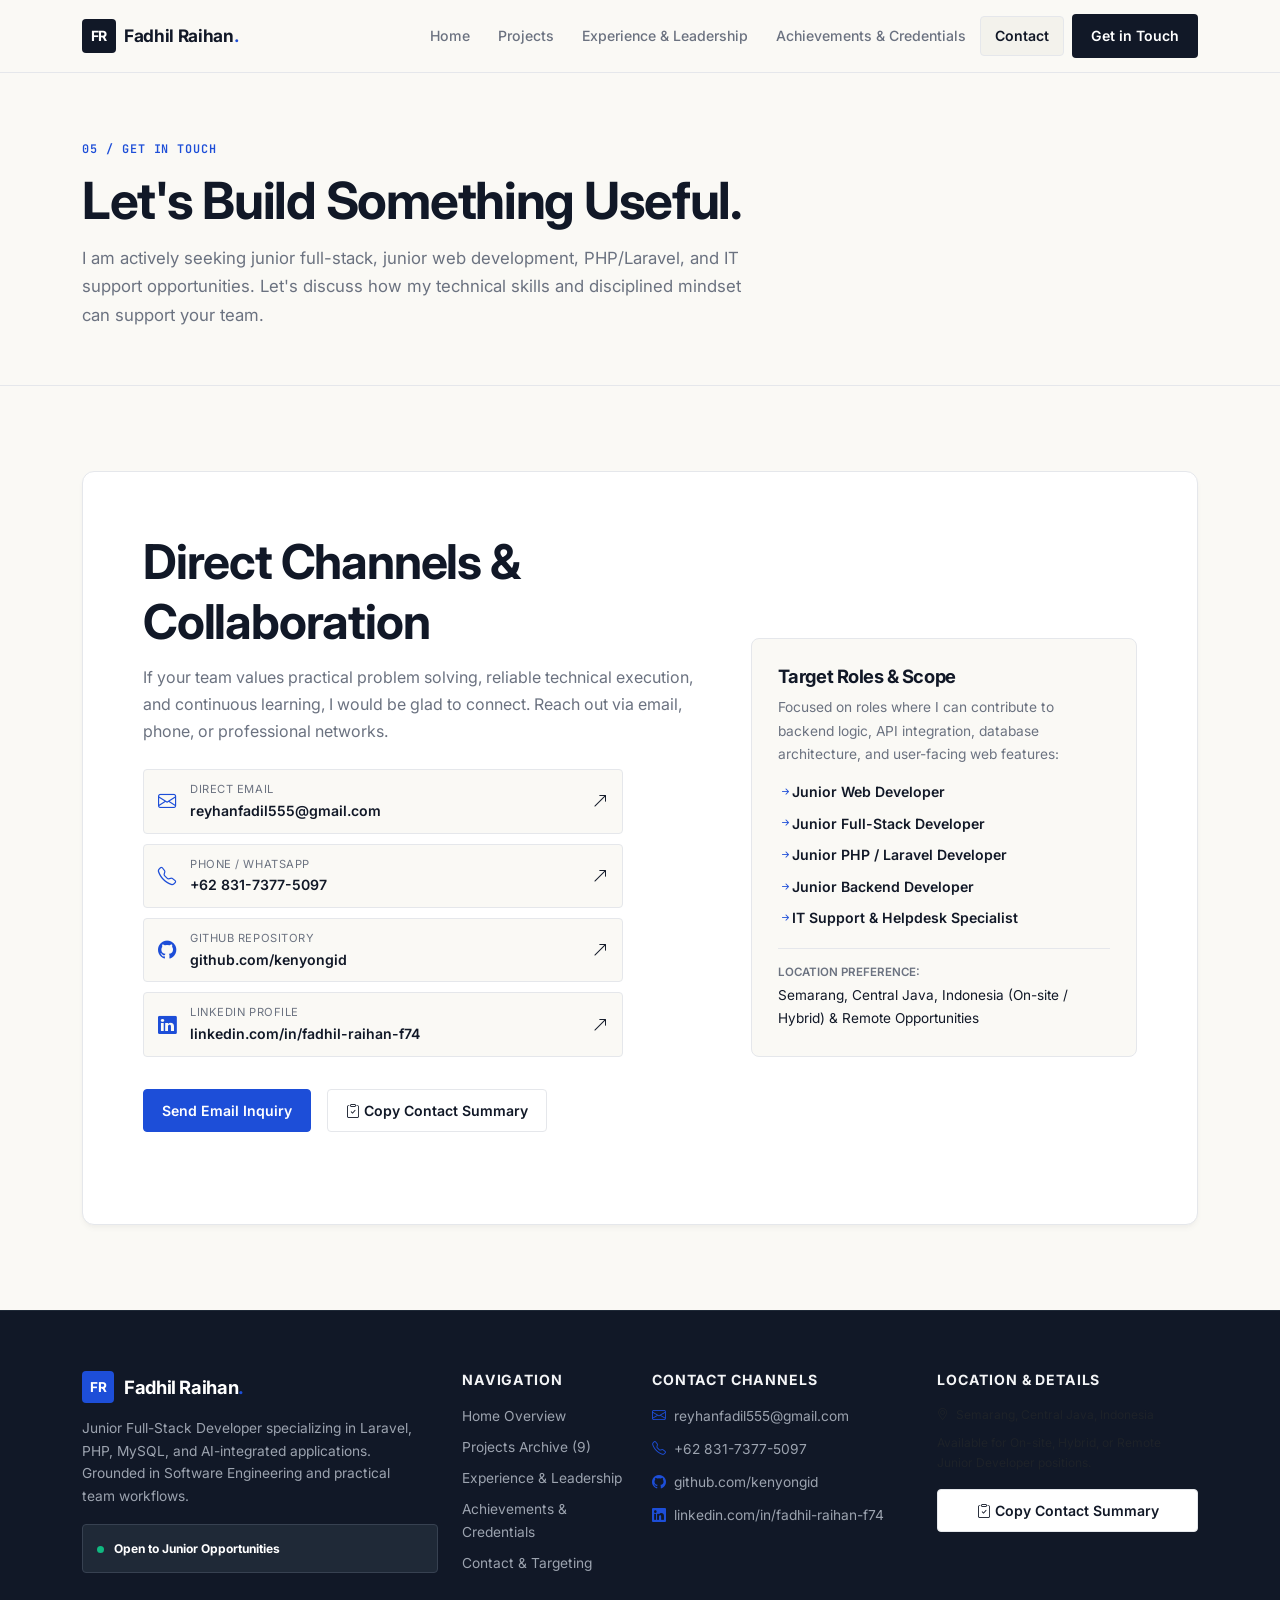
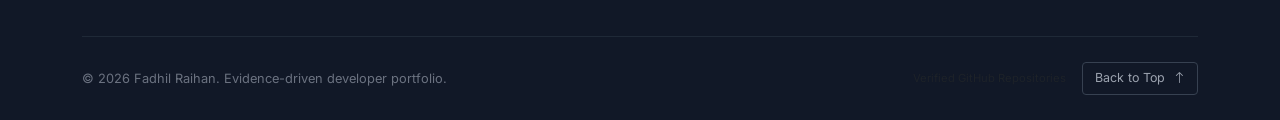
<file: contact.html>
<!doctype html>
<html lang="en">
<head>
  <meta charset="utf-8">
  <meta name="viewport" content="width=device-width, initial-scale=1">
  
  <title>Fadhil Raihan — Contact & Career Targeting</title>
  <meta name="description" content="Contact Fadhil Raihan for junior web developer, junior full-stack, PHP/Laravel, and IT support opportunities in Indonesia and remote.">
  
  <!-- Favicon -->
  <link rel="icon" type="image/svg+xml" href="data:image/svg+xml,<svg xmlns='http://www.w3.org/2000/svg' viewBox='0 0 100 100'><rect width='100' height='100' rx='20' fill='%231d4ed8'/><text x='50%' y='55%' dominant-baseline='middle' text-anchor='middle' fill='white' font-family='sans-serif' font-weight='bold' font-size='44'>FR</text></svg>">

  <!-- Google Fonts: Inter & JetBrains Mono -->
  <link rel="preconnect" href="https://fonts.googleapis.com">
  <link rel="preconnect" href="https://fonts.gstatic.com" crossorigin>
  <link href="https://fonts.googleapis.com/css2?family=Inter:ital,wght@0,300;0,400;0,500;0,600;0,700;1,400&family=JetBrains+Mono:wght@400;500;600&display=swap" rel="stylesheet">

  <!-- Bootstrap 5.3 & Bootstrap Icons -->
  <link href="https://cdn.jsdelivr.net/npm/bootstrap@5.3.3/dist/css/bootstrap.min.css" rel="stylesheet">
  <link href="https://cdn.jsdelivr.net/npm/bootstrap-icons@1.11.3/font/bootstrap-icons.min.css" rel="stylesheet">
  
  <!-- Custom Stylesheet -->
  <link href="style.css" rel="stylesheet">
</head>
<body>

  <!-- ==========================================================================
       HEADER / NAVIGATION
       ========================================================================== -->
  <header class="site-header fixed-top">
    <nav class="navbar navbar-expand-lg navbar-light" id="mainNavbar" aria-label="Main Navigation">
      <div class="container">
        <a class="navbar-brand d-flex align-items-center gap-2" href="index.html">
          <span class="brand-monogram">FR</span>
          <span class="brand-name">Fadhil Raihan<span class="brand-dot">.</span></span>
        </a>

        <button class="navbar-toggler border-0" type="button" data-bs-toggle="collapse" data-bs-target="#navMenu" aria-controls="navMenu" aria-expanded="false" aria-label="Toggle navigation">
          <span class="navbar-toggler-icon"></span>
        </button>

        <div class="collapse navbar-collapse" id="navMenu">
          <ul class="navbar-nav ms-auto align-items-lg-center">
            <li class="nav-item"><a class="nav-link" href="index.html">Home</a></li>
            <li class="nav-item"><a class="nav-link" href="projects.html">Projects</a></li>
            <li class="nav-item"><a class="nav-link" href="experience.html">Experience & Leadership</a></li>
            <li class="nav-item"><a class="nav-link" href="achievements.html">Achievements & Credentials</a></li>
            <li class="nav-item"><a class="nav-link active" href="contact.html">Contact</a></li>
            <li class="nav-item ms-lg-2">
              <a class="btn btn-sm btn-contact-nav" href="contact.html">Get in Touch</a>
            </li>
          </ul>
        </div>
      </div>
    </nav>
  </header>

  <main>
    <!-- ==========================================================================
         PAGE BANNER
         ========================================================================== -->
    <section class="page-banner">
      <div class="container">
        <span class="page-banner-badge">05 / GET IN TOUCH</span>
        <h1 class="page-banner-title">Let's Build Something Useful.</h1>
        <p class="page-banner-desc">
          I am actively seeking junior full-stack, junior web development, PHP/Laravel, and IT support opportunities. Let's discuss how my technical skills and disciplined mindset can support your team.
        </p>
      </div>
    </section>

    <!-- ==========================================================================
         CONTACT & TARGETING CARD
         ========================================================================== -->
    <section class="section-block">
      <div class="container">
        <div class="contact-card-editorial">
          <div class="row align-items-center g-5">
            <div class="col-lg-7">
              <h2 class="contact-heading">Direct Channels & Collaboration</h2>
              <p class="contact-text">
                If your team values practical problem solving, reliable technical execution, and continuous learning, I would be glad to connect. Reach out via email, phone, or professional networks.
              </p>

              <div class="contact-methods-list mt-4">
                <a href="mailto:reyhanfadil555@gmail.com" class="contact-row">
                  <div class="contact-icon"><i class="bi bi-envelope"></i></div>
                  <div>
                    <span class="contact-label">Direct Email</span>
                    <span class="contact-val">reyhanfadil555@gmail.com</span>
                  </div>
                  <i class="bi bi-arrow-up-right ms-auto"></i>
                </a>

                <a href="tel:+6283173775097" class="contact-row">
                  <div class="contact-icon"><i class="bi bi-telephone"></i></div>
                  <div>
                    <span class="contact-label">Phone / WhatsApp</span>
                    <span class="contact-val">+62 831-7377-5097</span>
                  </div>
                  <i class="bi bi-arrow-up-right ms-auto"></i>
                </a>

                <a href="https://github.com/kenyongid" target="_blank" rel="noopener noreferrer" class="contact-row">
                  <div class="contact-icon"><i class="bi bi-github"></i></div>
                  <div>
                    <span class="contact-label">GitHub Repository</span>
                    <span class="contact-val">github.com/kenyongid</span>
                  </div>
                  <i class="bi bi-arrow-up-right ms-auto"></i>
                </a>

                <a href="https://www.linkedin.com/in/fadhil-raihan-f74/" target="_blank" rel="noopener noreferrer" class="contact-row">
                  <div class="contact-icon"><i class="bi bi-linkedin"></i></div>
                  <div>
                    <span class="contact-label">LinkedIn Profile</span>
                    <span class="contact-val">linkedin.com/in/fadhil-raihan-f74</span>
                  </div>
                  <i class="bi bi-arrow-up-right ms-auto"></i>
                </a>
              </div>

              <div class="mt-4 pt-2 d-flex flex-wrap gap-3">
                <a href="mailto:reyhanfadil555@gmail.com?subject=Inquiry%20regarding%20Junior%20Developer%20Role" class="btn btn-primary-cobalt">
                  Send Email Inquiry
                </a>
                <button type="button" class="btn btn-outline-charcoal copy-contact-btn" data-copy="Fadhil Raihan | Junior Full-Stack Developer | Email: reyhanfadil555@gmail.com | Phone: +6283173775097 | GitHub: https://github.com/kenyongid | LinkedIn: https://www.linkedin.com/in/fadhil-raihan-f74/">
                  <i class="bi bi-clipboard-check me-1"></i> Copy Contact Summary
                </button>
              </div>

              <div class="copy-feedback-msg small mt-2" aria-live="polite"></div>
            </div>

            <div class="col-lg-5">
              <div class="targeting-card">
                <h3 class="targeting-title">Target Roles & Scope</h3>
                <p class="targeting-desc">
                  Focused on roles where I can contribute to backend logic, API integration, database architecture, and user-facing web features:
                </p>
                <ul class="targeting-list list-unstyled">
                  <li><i class="bi bi-arrow-right-short text-cobalt"></i> Junior Web Developer</li>
                  <li><i class="bi bi-arrow-right-short text-cobalt"></i> Junior Full-Stack Developer</li>
                  <li><i class="bi bi-arrow-right-short text-cobalt"></i> Junior PHP / Laravel Developer</li>
                  <li><i class="bi bi-arrow-right-short text-cobalt"></i> Junior Backend Developer</li>
                  <li><i class="bi bi-arrow-right-short text-cobalt"></i> IT Support & Helpdesk Specialist</li>
                </ul>
                <div class="location-pref">
                  <span class="pref-label">Location Preference:</span>
                  <span class="pref-val">Semarang, Central Java, Indonesia (On-site / Hybrid) & Remote Opportunities</span>
                </div>
              </div>
            </div>
          </div>
        </div>
      </div>
    </section>
  </main>

  <!-- ==========================================================================
       FOOTER
       ========================================================================== -->
  <footer class="site-footer">
    <div class="container">
      <div class="row g-4">
        <!-- Col 1 -->
        <div class="col-lg-4 col-md-6">
          <div class="footer-brand">
            <span class="footer-monogram">FR</span>
            <span class="footer-brand-name">Fadhil Raihan<span class="brand-dot">.</span></span>
          </div>
          <p class="footer-bio">
            Junior Full-Stack Developer specializing in Laravel, PHP, MySQL, and AI-integrated applications. Grounded in Software Engineering and practical team workflows.
          </p>
          <div class="footer-status-box">
            <span class="footer-status-indicator"></span>
            <span class="text-white small fw-bold">Open to Junior Opportunities</span>
          </div>
        </div>

        <!-- Col 2 -->
        <div class="col-lg-2 col-md-6">
          <h4 class="footer-col-title">Navigation</h4>
          <ul class="footer-links-list list-unstyled">
            <li><a href="index.html">Home Overview</a></li>
            <li><a href="projects.html">Projects Archive (9)</a></li>
            <li><a href="experience.html">Experience & Leadership</a></li>
            <li><a href="achievements.html">Achievements & Credentials</a></li>
            <li><a href="contact.html">Contact & Targeting</a></li>
          </ul>
        </div>

        <!-- Col 3 -->
        <div class="col-lg-3 col-md-6">
          <h4 class="footer-col-title">Contact Channels</h4>
          <ul class="footer-contact-list list-unstyled">
            <li><i class="bi bi-envelope text-cobalt"></i> <a href="mailto:reyhanfadil555@gmail.com">reyhanfadil555@gmail.com</a></li>
            <li><i class="bi bi-telephone text-cobalt"></i> <a href="tel:+6283173775097">+62 831-7377-5097</a></li>
            <li><i class="bi bi-github text-cobalt"></i> <a href="https://github.com/kenyongid" target="_blank" rel="noopener noreferrer">github.com/kenyongid</a></li>
            <li><i class="bi bi-linkedin text-cobalt"></i> <a href="https://www.linkedin.com/in/fadhil-raihan-f74/" target="_blank" rel="noopener noreferrer">linkedin.com/in/fadhil-raihan-f74</a></li>
          </ul>
        </div>

        <!-- Col 4 -->
        <div class="col-lg-3 col-md-6">
          <h4 class="footer-col-title">Location & Details</h4>
          <p class="small text-muted mb-2"><i class="bi bi-geo-alt me-1"></i> Semarang, Central Java, Indonesia</p>
          <p class="small text-muted mb-3">Available for On-site, Hybrid, or Remote Junior Developer positions.</p>
          <button type="button" class="btn btn-sm btn-outline-charcoal w-100 copy-contact-btn">
            <i class="bi bi-clipboard-check me-1"></i> Copy Contact Summary
          </button>
          <div class="copy-feedback-msg small mt-1 text-center" aria-live="polite"></div>
        </div>
      </div>

      <!-- Bottom Bar -->
      <div class="footer-bottom-bar d-flex flex-wrap align-items-center justify-content-between gap-3">
        <div>
          © 2026 Fadhil Raihan. Evidence-driven developer portfolio.
        </div>
        <div class="d-flex align-items-center gap-3">
          <span class="text-muted small">Verified GitHub Repositories</span>
          <button type="button" class="back-to-top-btn" id="backToTopBtn">
            Back to Top <i class="bi bi-arrow-up ms-1"></i>
          </button>
        </div>
      </div>
    </div>
  </footer>

  <!-- Scripts -->
  <script src="https://cdn.jsdelivr.net/npm/bootstrap@5.3.3/dist/js/bootstrap.bundle.min.js"></script>
  <script src="script.js"></script>
</body>
</html>
</file>
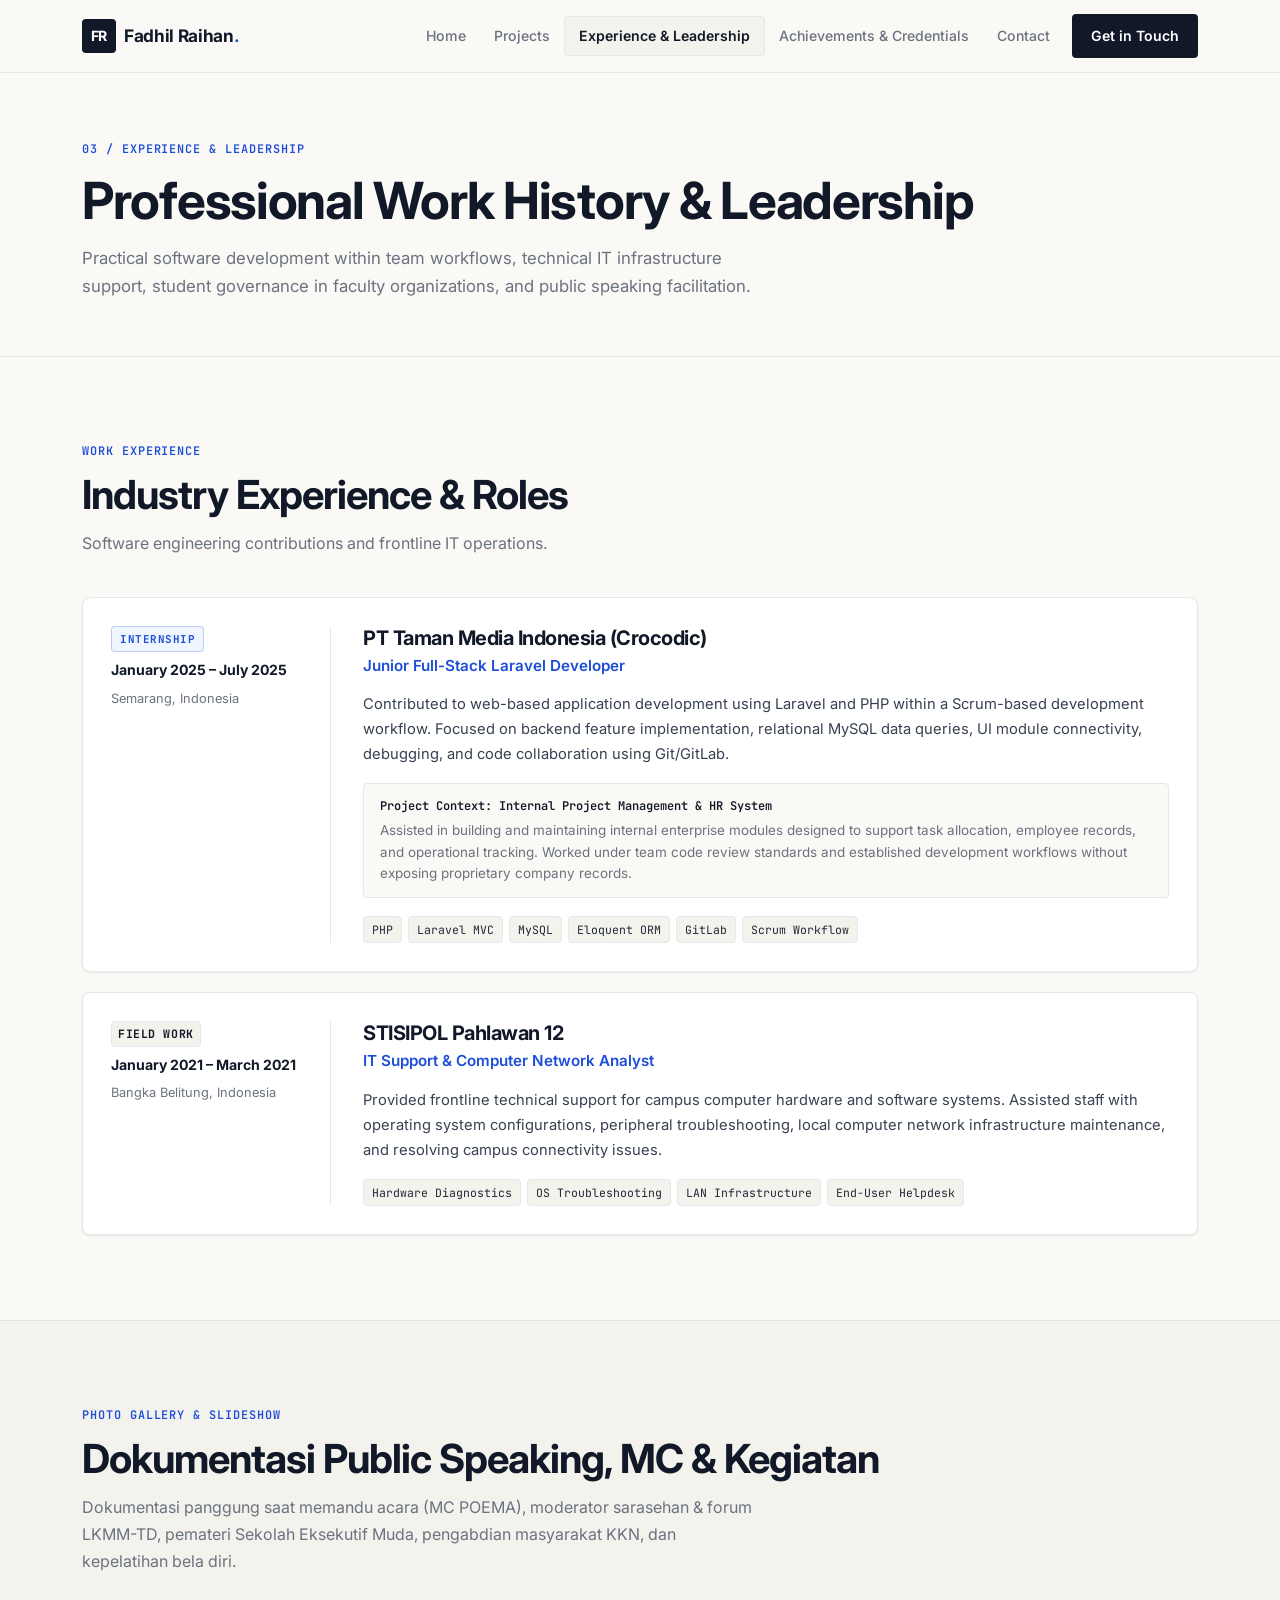
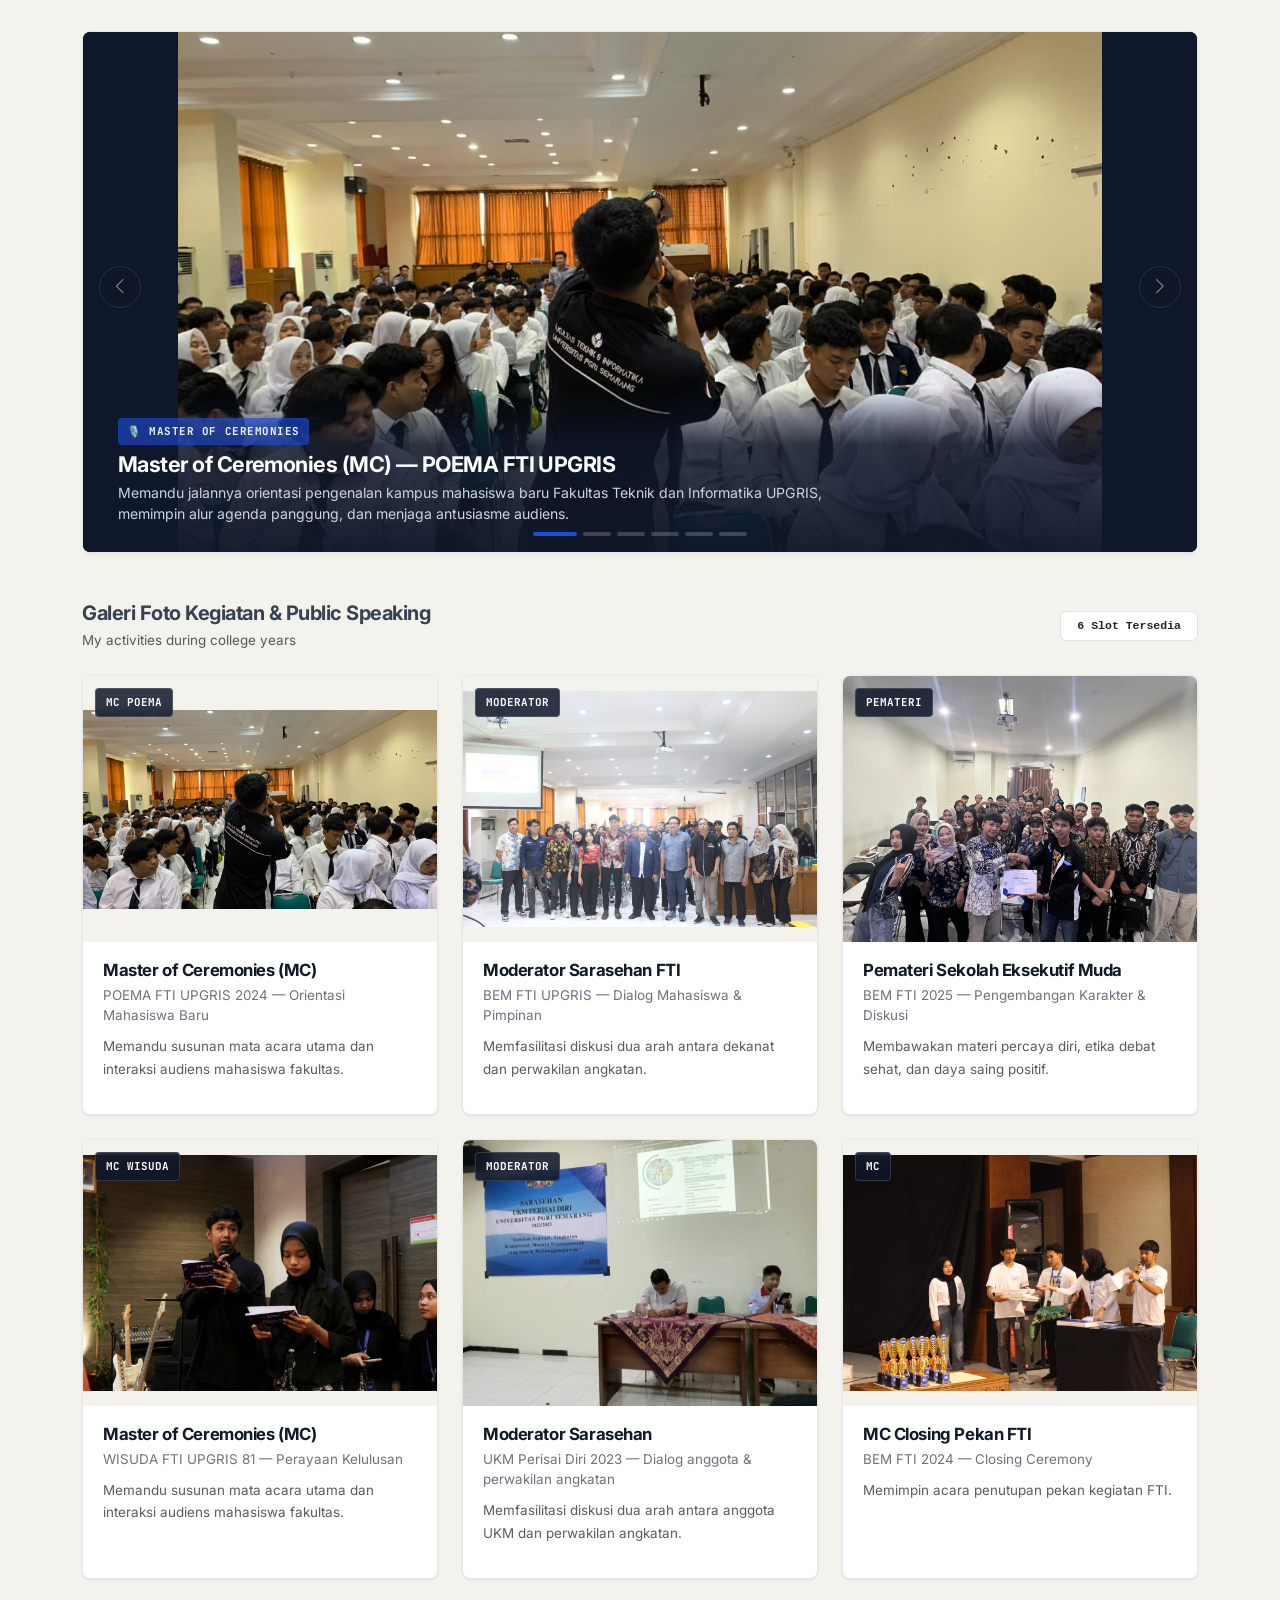
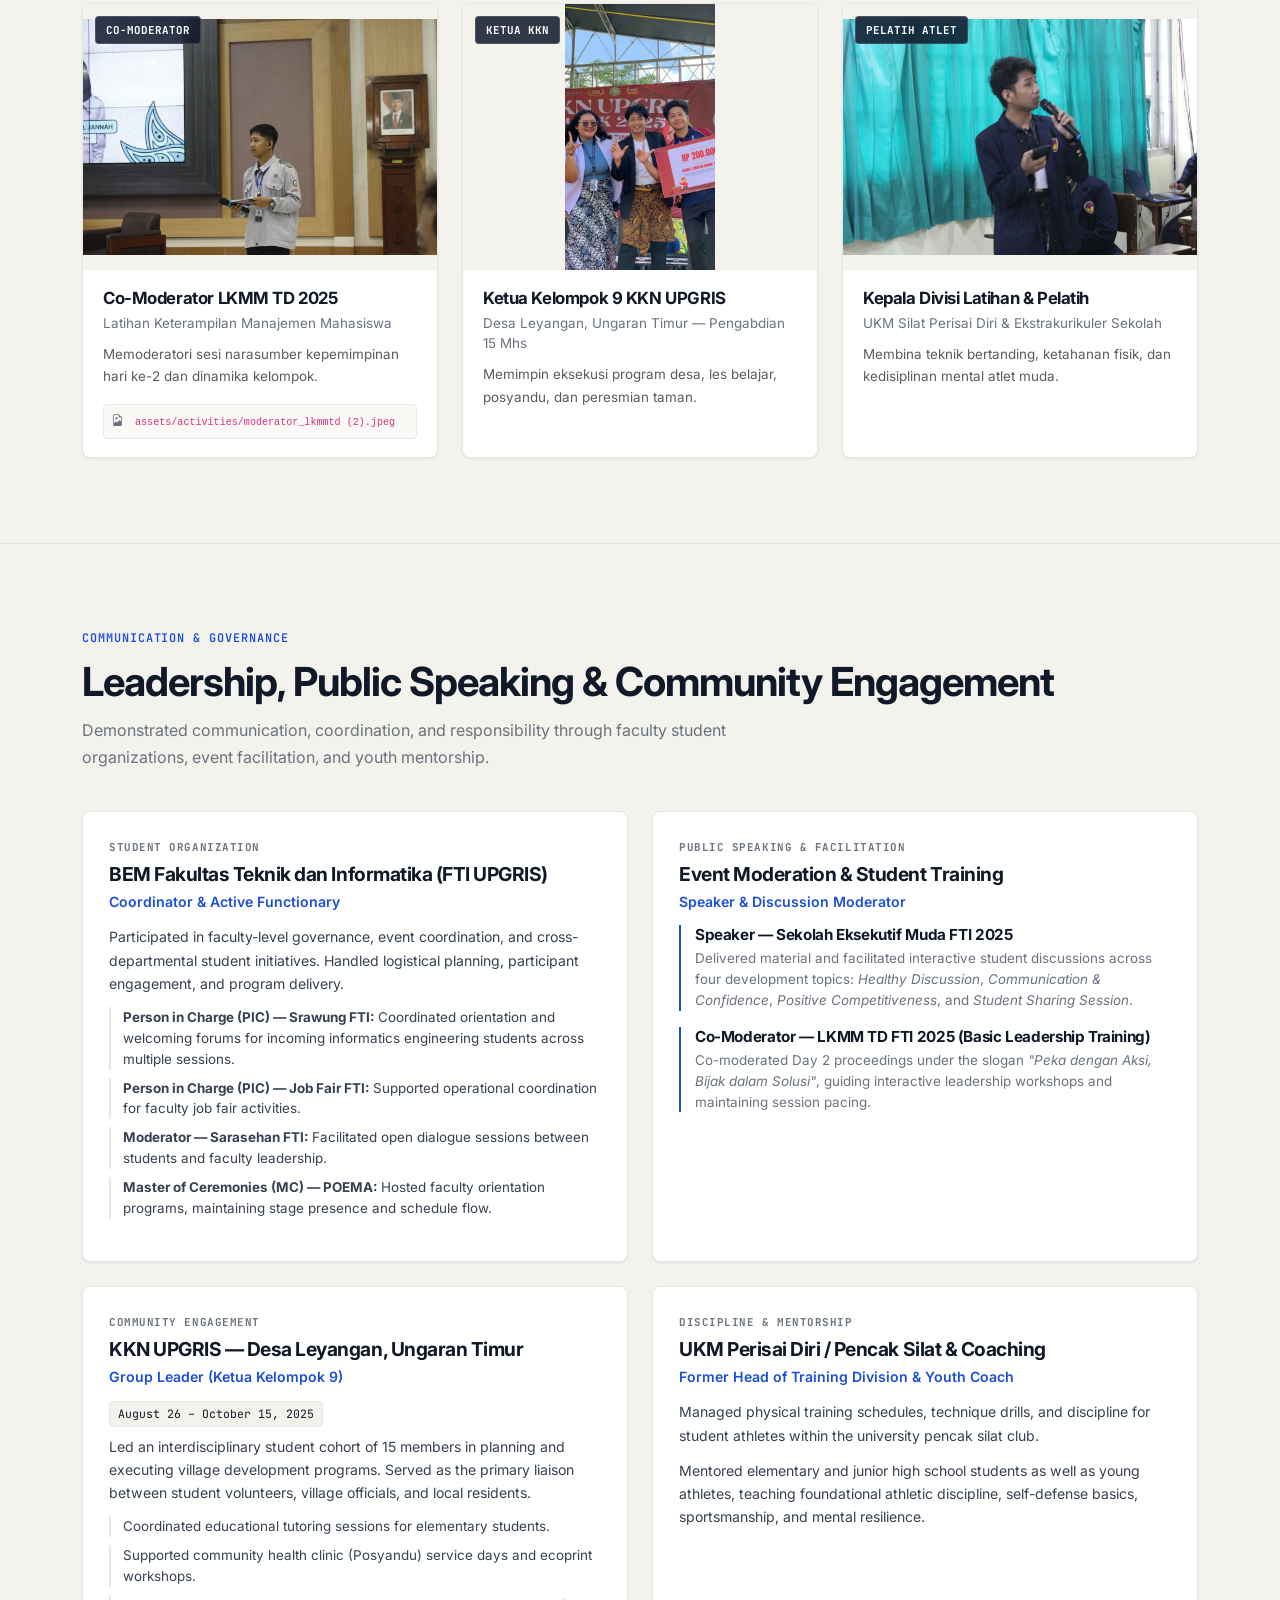
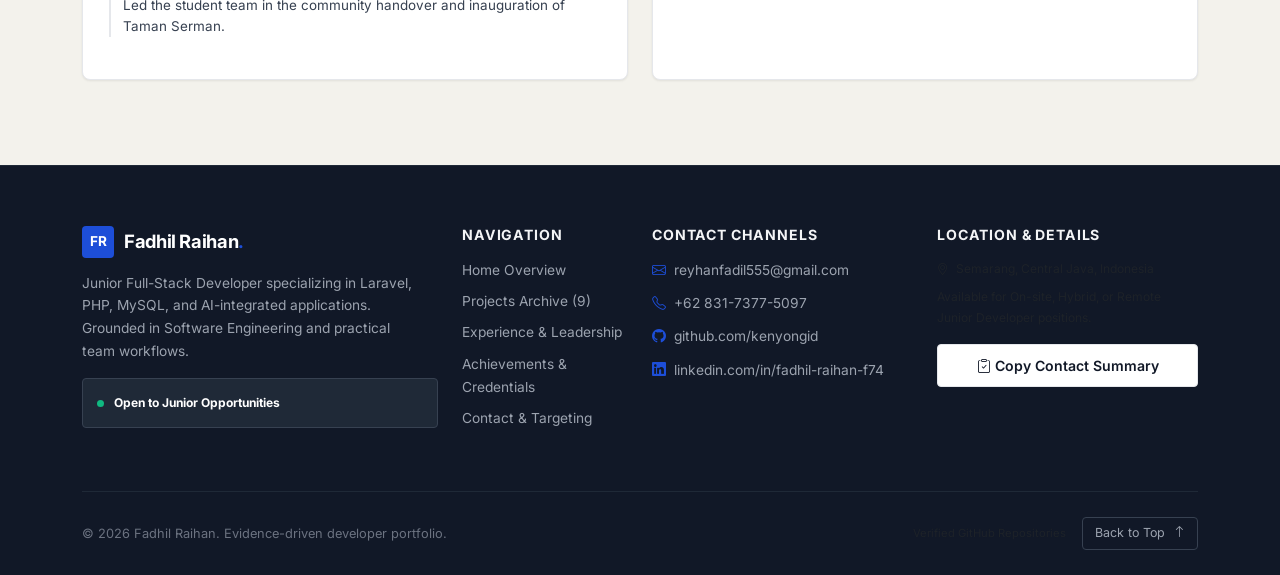
<file: experience.html>
<!doctype html>
<html lang="en">
<head>
  <meta charset="utf-8">
  <meta name="viewport" content="width=device-width, initial-scale=1">
  
  <title>Fadhil Raihan — Work Experience & Leadership</title>
  <meta name="description" content="Professional work history at PT Taman Media Indonesia (Crocodic), IT support foundation, student leadership in BEM FTI, and public speaking.">
  
  <!-- Favicon -->
  <link rel="icon" type="image/svg+xml" href="data:image/svg+xml,<svg xmlns='http://www.w3.org/2000/svg' viewBox='0 0 100 100'><rect width='100' height='100' rx='20' fill='%231d4ed8'/><text x='50%' y='55%' dominant-baseline='middle' text-anchor='middle' fill='white' font-family='sans-serif' font-weight='bold' font-size='44'>FR</text></svg>">

  <!-- Google Fonts: Inter & JetBrains Mono -->
  <link rel="preconnect" href="https://fonts.googleapis.com">
  <link rel="preconnect" href="https://fonts.gstatic.com" crossorigin>
  <link href="https://fonts.googleapis.com/css2?family=Inter:ital,wght@0,300;0,400;0,500;0,600;0,700;1,400&family=JetBrains+Mono:wght@400;500;600&display=swap" rel="stylesheet">

  <!-- Bootstrap 5.3 & Bootstrap Icons -->
  <link href="https://cdn.jsdelivr.net/npm/bootstrap@5.3.3/dist/css/bootstrap.min.css" rel="stylesheet">
  <link href="https://cdn.jsdelivr.net/npm/bootstrap-icons@1.11.3/font/bootstrap-icons.min.css" rel="stylesheet">
  
  <!-- Custom Stylesheet -->
  <link href="style.css" rel="stylesheet">
</head>
<body>

  <!-- ==========================================================================
       HEADER / NAVIGATION
       ========================================================================== -->
  <header class="site-header fixed-top">
    <nav class="navbar navbar-expand-lg navbar-light" id="mainNavbar" aria-label="Main Navigation">
      <div class="container">
        <a class="navbar-brand d-flex align-items-center gap-2" href="index.html">
          <span class="brand-monogram">FR</span>
          <span class="brand-name">Fadhil Raihan<span class="brand-dot">.</span></span>
        </a>

        <button class="navbar-toggler border-0" type="button" data-bs-toggle="collapse" data-bs-target="#navMenu" aria-controls="navMenu" aria-expanded="false" aria-label="Toggle navigation">
          <span class="navbar-toggler-icon"></span>
        </button>

        <div class="collapse navbar-collapse" id="navMenu">
          <ul class="navbar-nav ms-auto align-items-lg-center">
            <li class="nav-item"><a class="nav-link" href="index.html">Home</a></li>
            <li class="nav-item"><a class="nav-link" href="projects.html">Projects</a></li>
            <li class="nav-item"><a class="nav-link active" href="experience.html">Experience & Leadership</a></li>
            <li class="nav-item"><a class="nav-link" href="achievements.html">Achievements & Credentials</a></li>
            <li class="nav-item"><a class="nav-link" href="contact.html">Contact</a></li>
            <li class="nav-item ms-lg-2">
              <a class="btn btn-sm btn-contact-nav" href="contact.html">Get in Touch</a>
            </li>
          </ul>
        </div>
      </div>
    </nav>
  </header>

  <main>
    <!-- ==========================================================================
         PAGE BANNER
         ========================================================================== -->
    <section class="page-banner">
      <div class="container">
        <span class="page-banner-badge">03 / EXPERIENCE & LEADERSHIP</span>
        <h1 class="page-banner-title">Professional Work History & Leadership</h1>
        <p class="page-banner-desc">
          Practical software development within team workflows, technical IT infrastructure support, student governance in faculty organizations, and public speaking facilitation.
        </p>
      </div>
    </section>

    <!-- ==========================================================================
         PROFESSIONAL WORK HISTORY
         ========================================================================== -->
    <section class="section-block border-bottom">
      <div class="container">
        <div class="section-header">
          <p class="section-num">WORK EXPERIENCE</p>
          <h2 class="section-title">Industry Experience & Roles</h2>
          <p class="section-intro">
            Software engineering contributions and frontline IT operations.
          </p>
        </div>

        <div class="timeline-container">
          <!-- Experience A: Crocodic -->
          <article class="timeline-card">
            <div class="timeline-sidebar">
              <span class="timeline-role-badge">INTERNSHIP</span>
              <div class="timeline-dates">
                <strong>January 2025 – July 2025</strong>

              </div>
              <span class="timeline-location">Semarang, Indonesia</span>
            </div>

            <div class="timeline-body">
              <h3 class="timeline-company">PT Taman Media Indonesia (Crocodic)</h3>
              <p class="timeline-position">Junior Full-Stack Laravel Developer</p>
              
              <p class="timeline-desc">
                Contributed to web-based application development using Laravel and PHP within a Scrum-based development workflow. Focused on backend feature implementation, relational MySQL data queries, UI module connectivity, debugging, and code collaboration using Git/GitLab.
              </p>

              <div class="work-context-box">
                <div class="context-label">Project Context: Internal Project Management & HR System</div>
                <p class="context-desc">
                  Assisted in building and maintaining internal enterprise modules designed to support task allocation, employee records, and operational tracking. Worked under team code review standards and established development workflows without exposing proprietary company records.
                </p>
              </div>

              <div class="tech-tag-group">
                <span class="tag">PHP</span>
                <span class="tag">Laravel MVC</span>
                <span class="tag">MySQL</span>
                <span class="tag">Eloquent ORM</span>
                <span class="tag">GitLab</span>
                <span class="tag">Scrum Workflow</span>
              </div>
            </div>
          </article>

          <!-- Experience B: STISIPOL Pahlawan 12 -->
          <article class="timeline-card">
            <div class="timeline-sidebar">
              <span class="timeline-role-badge badge-neutral">FIELD WORK</span>
              <div class="timeline-dates">
                <strong>January 2021 – March 2021</strong>
              </div>
              <span class="timeline-location">Bangka Belitung, Indonesia</span>
            </div>

            <div class="timeline-body">
              <h3 class="timeline-company">STISIPOL Pahlawan 12</h3>
              <p class="timeline-position">IT Support & Computer Network Analyst</p>
              
              <p class="timeline-desc">
                Provided frontline technical support for campus computer hardware and software systems. Assisted staff with operating system configurations, peripheral troubleshooting, local computer network infrastructure maintenance, and resolving campus connectivity issues.
              </p>

              <div class="tech-tag-group">
                <span class="tag">Hardware Diagnostics</span>
                <span class="tag">OS Troubleshooting</span>
                <span class="tag">LAN Infrastructure</span>
                <span class="tag">End-User Helpdesk</span>
              </div>
            </div>
          </article>
        </div>
      </div>
    </section>

    <!-- ==========================================================================
         VISUAL SHOWCASE: PUBLIC SPEAKING & ACTIVITIES SLIDESHOW
         ========================================================================== -->
    <section class="section-block border-bottom bg-subtle">
      <div class="container">
        <div class="section-header d-md-flex align-items-end justify-content-between">
          <div>
            <p class="section-num">PHOTO GALLERY & SLIDESHOW</p>
            <h2 class="section-title">Dokumentasi Public Speaking, MC & Kegiatan</h2>
            <p class="section-intro">
              Dokumentasi panggung saat memandu acara (MC POEMA), moderator sarasehan & forum LKMM-TD, pemateri Sekolah Eksekutif Muda, pengabdian masyarakat KKN, dan kepelatihan bela diri.
            </p>
          </div>

        </div>

        <!-- Carousel Slideshow -->
        <div id="activityVisualCarousel" class="carousel slide portfolio-carousel mb-5" data-bs-ride="carousel">
          
          <!-- Indicators -->
          <div class="carousel-indicators">
            <button type="button" data-bs-target="#activityVisualCarousel" data-bs-slide-to="0" class="active" aria-current="true" aria-label="Slide 1"></button>
            <button type="button" data-bs-target="#activityVisualCarousel" data-bs-slide-to="1" aria-label="Slide 2"></button>
            <button type="button" data-bs-target="#activityVisualCarousel" data-bs-slide-to="2" aria-label="Slide 3"></button>
            <button type="button" data-bs-target="#activityVisualCarousel" data-bs-slide-to="3" aria-label="Slide 4"></button>
            <button type="button" data-bs-target="#activityVisualCarousel" data-bs-slide-to="4" aria-label="Slide 5"></button>
            <button type="button" data-bs-target="#activityVisualCarousel" data-bs-slide-to="5" aria-label="Slide 6"></button>
          </div>

          <!-- Slides Wrapper -->
          <div class="carousel-inner">
            
            <!-- Slide 1: MC POEMA -->
            <div class="carousel-item active">
              <img src="assets/activities/mc_poema.jpeg" onerror="this.onerror=null; this.src='assets/activities/mc_poema.svg';" class="d-block w-100 carousel-img" alt="Master of Ceremonies (MC) POEMA FTI">
              <div class="carousel-caption-box">
                <span class="caption-tag">🎙️ MASTER OF CEREMONIES</span>
                <h3 class="caption-title">Master of Ceremonies (MC) — POEMA FTI UPGRIS</h3>
                <p class="caption-desc">
                  Memandu jalannya orientasi pengenalan kampus mahasiswa baru Fakultas Teknik dan Informatika UPGRIS, memimpin alur agenda panggung, dan menjaga antusiasme audiens.
                </p>
              </div>
            </div>

            <!-- Slide 2: Moderator Sarasehan -->
            <div class="carousel-item">
              <img src="assets/activities/moderator_sarasehan.jpeg" onerror="this.onerror=null; this.src='assets/activities/moderator_sarasehan.svg';" class="d-block w-100 carousel-img" alt="Moderator Sarasehan FTI">
              <div class="carousel-caption-box">
                <span class="caption-tag">💬 EVENT MODERATOR</span>
                <h3 class="caption-title">Moderator — Sarasehan Fakultas Teknik & Informatika</h3>
                <p class="caption-desc">
                  Memandu forum musyawarah terbuka dan dialog dua arah antara birokrasi pimpinan dekanat/kaprodi dengan ratusan mahasiswa aktif seputar evaluasi kurikulum dan sarana kampus.
                </p>
              </div>
            </div>

            <!-- Slide 3: Speaker SEM 2025 -->
            <div class="carousel-item">
              <img src="assets/activities/speaker_sem2025.jpeg" onerror="this.onerror=null; this.src='assets/activities/speaker_sem2025.svg';" class="d-block w-100 carousel-img" alt="Speaker Sekolah Eksekutif Muda 2025">
              <div class="carousel-caption-box">
                <span class="caption-tag">📢 SPEAKER & FACILITATOR</span>
                <h3 class="caption-title">Speaker — Sekolah Eksekutif Muda (SEM) FTI 2025</h3>
                <p class="caption-desc">
                  Narasumber dan fasilitator pelatihan kepemimpinan mahasiswa: menyampaikan materi <em>Healthy Discussion</em>, <em>Communication & Confidence</em>, dan <em>Positive Competitiveness</em>.
                </p>
              </div>
            </div>

            <!-- Slide 4: Co-Moderator LKMM TD 2025 -->
            <div class="carousel-item">
              <img src="assets/activities/moderator_lkmmtd.jpeg" onerror="this.onerror=null; this.src='assets/activities/moderator_lkmmtd.svg';" class="d-block w-100 carousel-img" alt="Co-Moderator LKMM TD 2025">
              <div class="carousel-caption-box">
                <span class="caption-tag">⚖️ WORKSHOP MODERATOR</span>
                <h3 class="caption-title">Co-Moderator — LKMM Tingkat Dasar (LKMM TD) 2025</h3>
                <p class="caption-desc">
                  Memfasilitasi jalannya workshop kepemimpinan mahasiswa hari ke-2 dengan tema <em>"Peka dengan Aksi, Bijak dalam Solusi"</em>, mengarahkan sesi tanya jawab interaktif dan FGD kelompok.
                </p>
              </div>
            </div>

            <!-- Slide 5: Ketua Kelompok 9 KKN Leyangan -->
            <div class="carousel-item">
              <img src="assets/activities/kkn_leyangan.jpeg" onerror="this.onerror=null; this.src='assets/activities/kkn_leyangan.svg';" class="d-block w-100 carousel-img" alt="Ketua Kelompok KKN Desa Leyangan">
              <div class="carousel-caption-box">
                <span class="caption-tag">🤝 COMMUNITY LEADER</span>
                <h3 class="caption-title">Ketua Kelompok 9 — KKN UPGRIS Desa Leyangan</h3>
                <p class="caption-desc">
                  Memimpin 15 mahasiswa interdisipliner dalam program pengabdian masyarakat (26 Ags – 15 Okt 2025), mengawal bimbel anak desa, Posyandu, dan inagurasi Taman Serman bersama warga.
                </p>
              </div>
            </div>

            <!-- Slide 6: Pelatih Atlet Silat -->
            <div class="carousel-item">
              <img src="assets/activities/pencak_silat_coach.jpeg" onerror="this.onerror=null; this.src='assets/activities/pencak_silat_coach.svg';" class="d-block w-100 carousel-img" alt="Pelatih UKM Pencak Silat Perisai Diri">
              <div class="carousel-caption-box">
                <span class="caption-tag">🥋 ATHLETIC COACH & MENTOR</span>
                <h3 class="caption-title">Kepala Divisi Latihan & Pelatih — UKM Pencak Silat</h3>
                <p class="caption-desc">
                  Menyusun modul pembinaan fisik dan teknik tanding atlet kampus, serta melatih siswa ekstrakurikuler sekolah untuk menanamkan kedisiplinan, sportivitas, dan ketahanan mental.
                </p>
              </div>
            </div>

          </div>

          <!-- Controls -->
          <button class="carousel-control-prev carousel-nav-btn prev-btn" type="button" data-bs-target="#activityVisualCarousel" data-bs-slide="prev" aria-label="Slide Sebelumnya">
            <i class="bi bi-chevron-left"></i>
          </button>
          <button class="carousel-control-next carousel-nav-btn next-btn" type="button" data-bs-target="#activityVisualCarousel" data-bs-slide="next" aria-label="Slide Berikutnya">
            <i class="bi bi-chevron-right"></i>
          </button>
        </div>

        <!-- Grid of Photo Cards for Quick Reference -->
        <div class="d-flex align-items-center justify-content-between mb-4 flex-wrap gap-2">
          <div>
            <h3 class="h5 fw-bold mb-1">Galeri Foto Kegiatan & Public Speaking</h3>
            <p class="text-muted small mb-0">My activities during college years</p>
          </div>
          <span class="badge bg-white text-dark border px-3 py-2 font-monospace">6 Slot Tersedia</span>
        </div>

        <div class="row g-4">
          <!-- Card 1: MC -->
          <div class="col-md-6 col-lg-4">
            <div class="activity-photo-card h-100">
              <div class="activity-img-frame">
                <img src="assets/activities/mc_poema.jpeg" onerror="this.onerror=null; this.src='assets/activities/mc_poema.svg';" alt="MC POEMA FTI">
                <span class="activity-role-chip">MC POEMA</span>
              </div>
              <div class="activity-body">
                <h4 class="activity-title">Master of Ceremonies (MC)</h4>
                <p class="activity-event">POEMA FTI UPGRIS 2024 — Orientasi Mahasiswa Baru</p>
                <p class="small text-muted mb-3">Memandu susunan mata acara utama dan interaksi audiens mahasiswa fakultas.</p>
              </div>
            </div>
          </div>

          <!-- Card 2: Moderator Sarasehan -->
          <div class="col-md-6 col-lg-4">
            <div class="activity-photo-card h-100">
              <div class="activity-img-frame">
                <img src="assets/activities/moderator_sarasehan.jpeg" onerror="this.onerror=null; this.src='assets/activities/moderator_sarasehan.svg';" alt="Moderator Sarasehan FTI">
                <span class="activity-role-chip">MODERATOR</span>
              </div>
              <div class="activity-body">
                <h4 class="activity-title">Moderator Sarasehan FTI</h4>
                <p class="activity-event">BEM FTI UPGRIS — Dialog Mahasiswa & Pimpinan</p>
                <p class="small text-muted mb-3">Memfasilitasi diskusi dua arah antara dekanat dan perwakilan angkatan.</p>
              </div>
            </div>
          </div>

          <!-- Card 3: Speaker SEM 2025 -->
          <div class="col-md-6 col-lg-4">
            <div class="activity-photo-card h-100">
              <div class="activity-img-frame">
                <img src="assets/activities/speaker_sem2025.jpeg" onerror="this.onerror=null; this.src='assets/activities/speaker_sem2025.svg';" alt="Speaker SEM 2025">
                <span class="activity-role-chip">PEMATERI</span>
              </div>
              <div class="activity-body">
                <h4 class="activity-title">Pemateri Sekolah Eksekutif Muda</h4>
                <p class="activity-event">BEM FTI 2025 — Pengembangan Karakter & Diskusi</p>
                <p class="small text-muted mb-3">Membawakan materi percaya diri, etika debat sehat, dan daya saing positif.</p>
              </div>
            </div>
          </div>

          <!-- Card 1: MC -->
          <div class="col-md-6 col-lg-4">
            <div class="activity-photo-card h-100">
              <div class="activity-img-frame">
                <img src="assets/activities/mc_wisuda.jpeg" onerror="this.onerror=null; this.src='assets/activities/mc_wisuda.svg';" alt="MC WISUDA FTI">
                <span class="activity-role-chip">MC WISUDA</span>
              </div>
              <div class="activity-body">
                <h4 class="activity-title">Master of Ceremonies (MC)</h4>
                <p class="activity-event">WISUDA FTI UPGRIS 81 — Perayaan Kelulusan</p>
                <p class="small text-muted mb-3">Memandu susunan mata acara utama dan interaksi audiens mahasiswa fakultas.</p>
              </div>
            </div>
          </div>

          <!-- Card 2: Moderator Sarasehan -->
          <div class="col-md-6 col-lg-4">
            <div class="activity-photo-card h-100">
              <div class="activity-img-frame">
                <img src="assets/activities/sarasehan_perisai_diri.jpeg" onerror="this.onerror=null; this.src='assets/activities/moderator_sarasehan.svg';" alt="Moderator Sarasehan FTI">
                <span class="activity-role-chip">MODERATOR</span>
              </div>
              <div class="activity-body">
                <h4 class="activity-title">Moderator Sarasehan </h4>
                <p class="activity-event">UKM Perisai Diri 2023 — Dialog anggota & perwakilan angkatan </p>
                <p class="small text-muted mb-3">Memfasilitasi diskusi dua arah antara anggota UKM dan perwakilan angkatan.</p>
              </div>
            </div>
          </div>

          <!-- Card 3: Speaker SEM 2025 -->
          <div class="col-md-6 col-lg-4">
            <div class="activity-photo-card h-100">
              <div class="activity-img-frame">
                <img src="assets/activities/mc_closing_pekanFTI.jpeg" onerror="this.onerror=null; this.src='assets/activities/mc_closing_pekanFTI.svg';" alt="MC Closing Pekan FTI">
                <span class="activity-role-chip">MC</span>
              </div>
              <div class="activity-body">
                <h4 class="activity-title">MC Closing Pekan FTI</h4>
                <p class="activity-event">BEM FTI 2024 — Closing Ceremony</p>
                <p class="small text-muted mb-3">Memimpin acara penutupan pekan kegiatan FTI.</p>
                
              </div>
            </div>
          </div>

          <!-- Card 4: Co-Moderator LKMM TD -->
          <div class="col-md-6 col-lg-4">
            <div class="activity-photo-card h-100">
              <div class="activity-img-frame">
                <img src="assets/activities/moderator_lkmmtd (2).jpeg" onerror="this.onerror=null; this.src='assets/activities/moderator_lkmmtd.svg';" alt="Co-Moderator LKMM TD">
                <span class="activity-role-chip">CO-MODERATOR</span>
              </div>
              <div class="activity-body">
                <h4 class="activity-title">Co-Moderator LKMM TD 2025</h4>
                <p class="activity-event">Latihan Keterampilan Manajemen Mahasiswa</p>
                <p class="small text-muted mb-3">Memoderatori sesi narasumber kepemimpinan hari ke-2 dan dinamika kelompok.</p>
                <div class="activity-code-hint">
                  <i class="bi bi-file-earmark-image me-1"></i> <code>assets/activities/moderator_lkmmtd (2).jpeg</code>
                </div>
              </div>
            </div>
          </div>

          <!-- Card 5: KKN Leyangan -->
          <div class="col-md-6 col-lg-4">
            <div class="activity-photo-card h-100">
              <div class="activity-img-frame">
                <img src="assets/activities/kkn_leyangan.jpeg" onerror="this.onerror=null; this.src='assets/activities/kkn_leyangan.svg';" alt="Ketua KKN Desa Leyangan">
                <span class="activity-role-chip">KETUA KKN</span>
              </div>
              <div class="activity-body">
                <h4 class="activity-title">Ketua Kelompok 9 KKN UPGRIS</h4>
                <p class="activity-event">Desa Leyangan, Ungaran Timur — Pengabdian 15 Mhs</p>
                <p class="small text-muted mb-3">Memimpin eksekusi program desa, les belajar, posyandu, dan peresmian taman.</p>
                
              </div>
            </div>
          </div>

          <!-- Card 6: Pelatih Silat -->
          <div class="col-md-6 col-lg-4">
            <div class="activity-photo-card h-100">
              <div class="activity-img-frame">
                <img src="assets/activities/pencak_silat_coach (2).jpeg" onerror="this.onerror=null; this.src='assets/activities/pencak_silat_coach.svg';" alt="Pelatih Pencak Silat">
                <span class="activity-role-chip">PELATIH ATLET</span>
              </div>
              <div class="activity-body">
                <h4 class="activity-title">Kepala Divisi Latihan & Pelatih</h4>
                <p class="activity-event">UKM Silat Perisai Diri & Ekstrakurikuler Sekolah</p>
                <p class="small text-muted mb-3">Membina teknik bertanding, ketahanan fisik, dan kedisiplinan mental atlet muda.</p>
                
              </div>
            </div>
          </div>
        </div>
      </div>
    </section>

    <!-- ==========================================================================
         LEADERSHIP, ORGANIZATIONS & COMMUNITY
         ========================================================================== -->
    <section class="section-block bg-subtle">
      <div class="container">
        <div class="section-header">
          <p class="section-num">COMMUNICATION & GOVERNANCE</p>
          <h2 class="section-title">Leadership, Public Speaking & Community Engagement</h2>
          <p class="section-intro">
            Demonstrated communication, coordination, and responsibility through faculty student organizations, event facilitation, and youth mentorship.
          </p>
        </div>

        <div class="row g-4">
          <!-- BEM FTI -->
          <div class="col-lg-6">
            <div class="editorial-card h-100">
              <div class="card-eyebrow">STUDENT ORGANIZATION</div>
              <h3 class="editorial-card-title">BEM Fakultas Teknik dan Informatika (FTI UPGRIS)</h3>
              <p class="editorial-card-role text-cobalt">Coordinator & Active Functionary</p>
              <p class="editorial-card-desc">
                Participated in faculty-level governance, event coordination, and cross-departmental student initiatives. Handled logistical planning, participant engagement, and program delivery.
              </p>
              <ul class="editorial-sublist list-unstyled">
                <li><strong>Person in Charge (PIC) — Srawung FTI:</strong> Coordinated orientation and welcoming forums for incoming informatics engineering students across multiple sessions.</li>
                <li><strong>Person in Charge (PIC) — Job Fair FTI:</strong> Supported operational coordination for faculty job fair activities.</li>
                <li><strong>Moderator — Sarasehan FTI:</strong> Facilitated open dialogue sessions between students and faculty leadership.</li>
                <li><strong>Master of Ceremonies (MC) — POEMA:</strong> Hosted faculty orientation programs, maintaining stage presence and schedule flow.</li>
              </ul>
            </div>
          </div>

          <!-- Public Speaking & Facilitation -->
          <div class="col-lg-6">
            <div class="editorial-card h-100">
              <div class="card-eyebrow">PUBLIC SPEAKING & FACILITATION</div>
              <h3 class="editorial-card-title">Event Moderation & Student Training</h3>
              <p class="editorial-card-role text-cobalt">Speaker & Discussion Moderator</p>
              <div class="speaker-event-item">
                <h4 class="event-title">Speaker — Sekolah Eksekutif Muda FTI 2025</h4>
                <p class="event-desc">
                  Delivered material and facilitated interactive student discussions across four development topics: <em>Healthy Discussion</em>, <em>Communication & Confidence</em>, <em>Positive Competitiveness</em>, and <em>Student Sharing Session</em>.
                </p>
              </div>
              <div class="speaker-event-item mt-3">
                <h4 class="event-title">Co-Moderator — LKMM TD FTI 2025 (Basic Leadership Training)</h4>
                <p class="event-desc">
                  Co-moderated Day 2 proceedings under the slogan <em>"Peka dengan Aksi, Bijak dalam Solusi"</em>, guiding interactive leadership workshops and maintaining session pacing.
                </p>
              </div>
            </div>
          </div>

          <!-- Community Leadership: KKN UPGRIS -->
          <div class="col-lg-6">
            <div class="editorial-card h-100">
              <div class="card-eyebrow">COMMUNITY ENGAGEMENT</div>
              <h3 class="editorial-card-title">KKN UPGRIS — Desa Leyangan, Ungaran Timur</h3>
              <p class="editorial-card-role text-cobalt">Group Leader (Ketua Kelompok 9)</p>
              <span class="card-date-badge mb-2 d-inline-block">August 26 – October 15, 2025</span>
              <p class="editorial-card-desc">
                Led an interdisciplinary student cohort of 15 members in planning and executing village development programs. Served as the primary liaison between student volunteers, village officials, and local residents.
              </p>
              <ul class="editorial-sublist list-unstyled">
                <li>Coordinated educational tutoring sessions for elementary students.</li>
                <li>Supported community health clinic (Posyandu) service days and ecoprint workshops.</li>
                <li>Led the student team in the community handover and inauguration of Taman Serman.</li>
              </ul>
            </div>
          </div>

          <!-- Martial Arts Leadership & Coaching -->
          <div class="col-lg-6">
            <div class="editorial-card h-100">
              <div class="card-eyebrow">DISCIPLINE & MENTORSHIP</div>
              <h3 class="editorial-card-title">UKM Perisai Diri / Pencak Silat & Coaching</h3>
              <p class="editorial-card-role text-cobalt">Former Head of Training Division & Youth Coach</p>
              <p class="editorial-card-desc">
                Managed physical training schedules, technique drills, and discipline for student athletes within the university pencak silat club.
              </p>
              <p class="editorial-card-desc">
                Mentored elementary and junior high school students as well as young athletes, teaching foundational athletic discipline, self-defense basics, sportsmanship, and mental resilience.
              </p>
            </div>
          </div>
        </div>
      </div>
    </section>
  </main>

  <!-- ==========================================================================
       FOOTER
       ========================================================================== -->
  <footer class="site-footer">
    <div class="container">
      <div class="row g-4">
        <!-- Col 1 -->
        <div class="col-lg-4 col-md-6">
          <div class="footer-brand">
            <span class="footer-monogram">FR</span>
            <span class="footer-brand-name">Fadhil Raihan<span class="brand-dot">.</span></span>
          </div>
          <p class="footer-bio">
            Junior Full-Stack Developer specializing in Laravel, PHP, MySQL, and AI-integrated applications. Grounded in Software Engineering and practical team workflows.
          </p>
          <div class="footer-status-box">
            <span class="footer-status-indicator"></span>
            <span class="text-white small fw-bold">Open to Junior Opportunities</span>
          </div>
        </div>

        <!-- Col 2 -->
        <div class="col-lg-2 col-md-6">
          <h4 class="footer-col-title">Navigation</h4>
          <ul class="footer-links-list list-unstyled">
            <li><a href="index.html">Home Overview</a></li>
            <li><a href="projects.html">Projects Archive (9)</a></li>
            <li><a href="experience.html">Experience & Leadership</a></li>
            <li><a href="achievements.html">Achievements & Credentials</a></li>
            <li><a href="contact.html">Contact & Targeting</a></li>
          </ul>
        </div>

        <!-- Col 3 -->
        <div class="col-lg-3 col-md-6">
          <h4 class="footer-col-title">Contact Channels</h4>
          <ul class="footer-contact-list list-unstyled">
            <li><i class="bi bi-envelope text-cobalt"></i> <a href="mailto:reyhanfadil555@gmail.com">reyhanfadil555@gmail.com</a></li>
            <li><i class="bi bi-telephone text-cobalt"></i> <a href="tel:+6283173775097">+62 831-7377-5097</a></li>
            <li><i class="bi bi-github text-cobalt"></i> <a href="https://github.com/kenyongid" target="_blank" rel="noopener noreferrer">github.com/kenyongid</a></li>
            <li><i class="bi bi-linkedin text-cobalt"></i> <a href="https://www.linkedin.com/in/fadhil-raihan-f74/" target="_blank" rel="noopener noreferrer">linkedin.com/in/fadhil-raihan-f74</a></li>
          </ul>
        </div>

        <!-- Col 4 -->
        <div class="col-lg-3 col-md-6">
          <h4 class="footer-col-title">Location & Details</h4>
          <p class="small text-muted mb-2"><i class="bi bi-geo-alt me-1"></i> Semarang, Central Java, Indonesia</p>
          <p class="small text-muted mb-3">Available for On-site, Hybrid, or Remote Junior Developer positions.</p>
          <button type="button" class="btn btn-sm btn-outline-charcoal w-100 copy-contact-btn">
            <i class="bi bi-clipboard-check me-1"></i> Copy Contact Summary
          </button>
          <div class="copy-feedback-msg small mt-1 text-center" aria-live="polite"></div>
        </div>
      </div>

      <!-- Bottom Bar -->
      <div class="footer-bottom-bar d-flex flex-wrap align-items-center justify-content-between gap-3">
        <div>
          © 2026 Fadhil Raihan. Evidence-driven developer portfolio.
        </div>
        <div class="d-flex align-items-center gap-3">
          <span class="text-muted small">Verified GitHub Repositories</span>
          <button type="button" class="back-to-top-btn" id="backToTopBtn">
            Back to Top <i class="bi bi-arrow-up ms-1"></i>
          </button>
        </div>
      </div>
    </div>
  </footer>

  <!-- Scripts -->
  <script src="https://cdn.jsdelivr.net/npm/bootstrap@5.3.3/dist/js/bootstrap.bundle.min.js"></script>
  <script src="script.js"></script>
</body>
</html>
</file>
<file: style.css>
/* ==========================================================================
   FADHIL RAIHAN — EDITORIAL-TECH PORTFOLIO STYLESHEET
   Clean Code, Modular Multi-Page Design System
   ========================================================================== */

:root {
  /* Editorial Palette: Warm Off-White, Charcoal, Cobalt Blue */
  --color-canvas: #faf9f5;
  --color-canvas-subtle: #f3f2ec;
  --color-card: #ffffff;
  --color-charcoal: #111827;
  --color-charcoal-soft: #1f2937;
  --color-body: #374151;
  --color-muted: #6b7280;
  --color-dim: #9ca3af;
  --color-border: #e5e7eb;
  --color-border-card: #e2e4e8;

  /* Cobalt Blue Accent */
  --color-cobalt: #1d4ed8;
  --color-cobalt-hover: #1e40af;
  --color-cobalt-tint: #eff6ff;
  --color-cobalt-border: rgba(29, 78, 216, 0.25);

  /* Semantic Tints */
  --color-emerald-tint: #ecfdf5;
  --color-emerald-text: #047857;
  --color-amber-tint: #fffbeb;
  --color-amber-text: #b45309;

  /* Fonts */
  --font-sans: 'Inter', -apple-system, BlinkMacSystemFont, 'Segoe UI', Roboto, sans-serif;
  --font-mono: 'JetBrains Mono', monospace;

  /* Geometry & Rhythm */
  --radius-sm: 4px;
  --radius-md: 8px;
  --radius-lg: 12px;
  --shadow-subtle: 0 1px 3px rgba(0, 0, 0, 0.05), 0 1px 2px rgba(0, 0, 0, 0.03);
  --shadow-card: 0 4px 6px -1px rgba(0, 0, 0, 0.04), 0 2px 4px -1px rgba(0, 0, 0, 0.02);
  --shadow-hover: 0 10px 15px -3px rgba(0, 0, 0, 0.06), 0 4px 6px -2px rgba(0, 0, 0, 0.03);

  --transition-fast: all 0.2s ease;
}

/* Base Elements */
* {
  box-sizing: border-box;
}

html {
  scroll-behavior: smooth;
  scroll-padding-top: 85px;
}

body {
  margin: 0;
  background-color: var(--color-canvas);
  color: var(--color-body);
  font-family: var(--font-sans);
  font-size: 0.96rem;
  line-height: 1.68;
  -webkit-font-smoothing: antialiased;
  display: flex;
  flex-direction: column;
  min-height: 100vh;
}

main {
  flex: 1 0 auto;
}

h1, h2, h3, h4, h5, h6 {
  color: var(--color-charcoal);
  font-weight: 700;
  letter-spacing: -0.025em;
  line-height: 1.25;
}

a {
  color: var(--color-cobalt);
  text-decoration: none;
  transition: var(--transition-fast);
}

a:hover {
  color: var(--color-cobalt-hover);
}

.text-cobalt {
  color: var(--color-cobalt) !important;
}

.bg-subtle {
  background-color: var(--color-canvas-subtle);
}

.section-block {
  padding: 85px 0;
}

/* ==========================================================================
   Navigation Bar (Attractive & Clean Header)
   ========================================================================== */
.site-header {
  background: rgba(250, 249, 245, 0.96);
  backdrop-filter: blur(14px);
  -webkit-backdrop-filter: blur(14px);
  border-bottom: 1px solid var(--color-border);
  transition: var(--transition-fast);
  z-index: 1050;
}

.navbar {
  padding: 14px 0;
}

.brand-monogram {
  display: inline-flex;
  align-items: center;
  justify-content: center;
  width: 34px;
  height: 34px;
  background-color: var(--color-charcoal);
  color: #fff;
  font-family: var(--font-sans);
  font-weight: 700;
  font-size: 0.88rem;
  border-radius: var(--radius-sm);
  letter-spacing: -0.02em;
}

.brand-name {
  font-size: 1.08rem;
  font-weight: 700;
  color: var(--color-charcoal);
  letter-spacing: -0.02em;
}

.brand-dot {
  color: var(--color-cobalt);
}

.nav-link {
  color: var(--color-muted) !important;
  font-size: 0.88rem;
  font-weight: 500;
  padding: 7px 14px !important;
  border-radius: var(--radius-sm);
  transition: var(--transition-fast);
}

.nav-link:hover {
  color: var(--color-charcoal) !important;
  background-color: rgba(0, 0, 0, 0.04);
}

.nav-link.active {
  color: var(--color-charcoal) !important;
  font-weight: 600;
  background-color: var(--color-canvas-subtle);
  border: 1px solid var(--color-border);
}

.btn-contact-nav {
  background-color: var(--color-charcoal);
  color: #ffffff !important;
  font-size: 0.82rem;
  font-weight: 600;
  padding: 7px 16px;
  border-radius: var(--radius-sm);
  transition: var(--transition-fast);
}

.btn-contact-nav:hover {
  background-color: var(--color-cobalt);
  transform: translateY(-1px);
}

/* ==========================================================================
   Page Banners (For Sub-pages: Projects, Experience, Achievements, Contact)
   ========================================================================== */
.page-banner {
  padding-top: 135px;
  padding-bottom: 55px;
  background-color: var(--color-canvas);
  border-bottom: 1px solid var(--color-border);
}

.page-banner-badge {
  font-family: var(--font-mono);
  font-size: 0.74rem;
  font-weight: 600;
  color: var(--color-cobalt);
  letter-spacing: 0.08em;
  margin-bottom: 8px;
  display: inline-block;
}

.page-banner-title {
  font-size: clamp(2.2rem, 4vw, 3.2rem);
  color: var(--color-charcoal);
  margin: 0 0 12px;
}

.page-banner-desc {
  font-size: 1.05rem;
  color: var(--color-muted);
  max-width: 680px;
  line-height: 1.7;
  margin: 0;
}

/* ==========================================================================
   Buttons
   ========================================================================== */
.btn {
  font-family: var(--font-sans);
  font-weight: 600;
  border-radius: var(--radius-sm);
  padding: 10px 18px;
  font-size: 0.88rem;
  transition: var(--transition-fast);
  display: inline-flex;
  align-items: center;
  justify-content: center;
}

.btn-primary-cobalt {
  background-color: var(--color-cobalt);
  color: #ffffff;
  border: 1px solid var(--color-cobalt);
}

.btn-primary-cobalt:hover {
  background-color: var(--color-cobalt-hover);
  border-color: var(--color-cobalt-hover);
  color: #ffffff;
  transform: translateY(-1px);
}

.btn-outline-charcoal {
  background-color: var(--color-card);
  border: 1px solid var(--color-border);
  color: var(--color-charcoal);
}

.btn-outline-charcoal:hover {
  background-color: var(--color-charcoal);
  border-color: var(--color-charcoal);
  color: #ffffff;
  transform: translateY(-1px);
}

.btn-link-action {
  color: var(--color-cobalt);
  background: transparent;
  border: none;
  font-size: 0.84rem;
  font-weight: 600;
  padding: 0;
  display: inline-flex;
  align-items: center;
}

.btn-link-action:hover {
  color: var(--color-cobalt-hover);
  text-decoration: underline;
}

/* ==========================================================================
   Section Headers (Editorial Numbered Format)
   ========================================================================== */
.section-header {
  margin-bottom: 40px;
}

.section-num {
  font-family: var(--font-mono);
  font-size: 0.74rem;
  font-weight: 600;
  color: var(--color-cobalt);
  letter-spacing: 0.08em;
  margin-bottom: 8px;
}

.section-title {
  font-size: clamp(1.85rem, 3.2vw, 2.5rem);
  color: var(--color-charcoal);
  margin: 0;
}

.section-intro {
  color: var(--color-muted);
  font-size: 1rem;
  max-width: 680px;
  margin-top: 10px;
}

.sub-section-heading {
  font-size: 1.25rem;
  font-weight: 700;
  color: var(--color-charcoal);
  margin-bottom: 22px;
  border-bottom: 2px solid var(--color-charcoal);
  padding-bottom: 8px;
  display: inline-block;
}

/* ==========================================================================
   Hero Section (Index Landing)
   ========================================================================== */
.hero-section {
  padding-top: 145px;
  padding-bottom: 85px;
}

.hero-label-tag {
  display: inline-flex;
  align-items: center;
  gap: 8px;
  font-family: var(--font-mono);
  font-size: 0.72rem;
  font-weight: 600;
  color: var(--color-charcoal-soft);
  background-color: var(--color-canvas-subtle);
  border: 1px solid var(--color-border);
  padding: 4px 10px;
  border-radius: var(--radius-sm);
  margin-bottom: 20px;
  letter-spacing: 0.05em;
}

.status-indicator {
  width: 7px;
  height: 7px;
  border-radius: 50%;
  background-color: #10b981;
}

.hero-heading {
  font-size: clamp(2.4rem, 4.6vw, 3.8rem);
  line-height: 1.12;
  letter-spacing: -0.035em;
  color: var(--color-charcoal);
  margin-bottom: 18px;
  max-width: 820px;
}

.hero-subheading {
  font-size: 1.1rem;
  line-height: 1.75;
  color: var(--color-muted);
  max-width: 660px;
  margin-bottom: 28px;
}

.hero-status-strip {
  display: flex;
  align-items: center;
  gap: 12px;
  flex-wrap: wrap;
  font-size: 0.85rem;
  color: var(--color-muted);
}

.status-meta-item {
  display: inline-flex;
  align-items: center;
}

.status-bullet {
  color: var(--color-dim);
}

/* Portrait Card */
.profile-portrait-card {
  background-color: var(--color-card);
  border: 1px solid var(--color-border);
  border-radius: var(--radius-md);
  padding: 24px;
  box-shadow: var(--shadow-subtle);
  text-align: center;
}

.portrait-frame {
  width: 140px;
  height: 140px;
  border-radius: 50%;
  margin: 0 auto 16px;
  overflow: hidden;
  border: 3px solid var(--color-canvas-subtle);
  background-color: var(--color-canvas-subtle);
  box-shadow: 0 2px 8px rgba(0, 0, 0, 0.06);
}

.portrait-image {
  width: 100%;
  height: 100%;
  object-fit: cover;
  display: block;
}

.portrait-fallback {
  width: 100%;
  height: 100%;
  display: flex;
  align-items: center;
  justify-content: center;
  background-color: var(--color-charcoal);
  color: #fff;
  font-weight: 700;
  font-size: 2.2rem;
}

.portrait-name {
  font-size: 1.25rem;
  margin: 0 0 4px;
}

.portrait-title {
  font-size: 0.84rem;
  color: var(--color-muted);
  margin: 0 0 14px;
}

.portrait-badges {
  display: flex;
  justify-content: center;
  gap: 6px;
  flex-wrap: wrap;
}

.badge-pill {
  font-family: var(--font-mono);
  font-size: 0.68rem;
  background-color: var(--color-canvas-subtle);
  border: 1px solid var(--color-border);
  color: var(--color-charcoal-soft);
  padding: 3px 8px;
  border-radius: 20px;
}

/* ==========================================================================
   About Section & Value Pillars
   ========================================================================== */
.lead-text {
  font-size: 1.15rem;
  color: var(--color-charcoal);
  line-height: 1.7;
  font-weight: 500;
  margin-bottom: 18px;
}

.body-text {
  color: var(--color-body);
  margin-bottom: 16px;
  font-size: 0.95rem;
}

.value-pillars {
  display: flex;
  flex-direction: column;
  gap: 16px;
}

.pillar-item {
  display: flex;
  gap: 16px;
  background-color: var(--color-card);
  border: 1px solid var(--color-border);
  border-radius: var(--radius-md);
  padding: 18px 20px;
  box-shadow: var(--shadow-subtle);
}

.pillar-num {
  font-family: var(--font-mono);
  font-weight: 700;
  font-size: 0.82rem;
  color: var(--color-cobalt);
  background-color: var(--color-cobalt-tint);
  width: 28px;
  height: 28px;
  display: flex;
  align-items: center;
  justify-content: center;
  border-radius: var(--radius-sm);
  flex-shrink: 0;
}

.pillar-title {
  font-size: 0.98rem;
  margin: 0 0 4px;
  color: var(--color-charcoal);
}

.pillar-desc {
  font-size: 0.85rem;
  color: var(--color-muted);
  margin: 0;
  line-height: 1.6;
}

/* ==========================================================================
   Experience Section & Timeline Cards
   ========================================================================== */
.timeline-container {
  display: flex;
  flex-direction: column;
  gap: 20px;
}

.timeline-card {
  background-color: var(--color-card);
  border: 1px solid var(--color-border);
  border-radius: var(--radius-md);
  padding: 28px;
  display: grid;
  grid-template-columns: 220px 1fr;
  gap: 32px;
  box-shadow: var(--shadow-subtle);
}

.timeline-sidebar {
  display: flex;
  flex-direction: column;
  gap: 6px;
  border-right: 1px solid var(--color-border);
  padding-right: 20px;
}

.timeline-role-badge {
  font-family: var(--font-mono);
  font-size: 0.68rem;
  font-weight: 700;
  color: var(--color-cobalt);
  background-color: var(--color-cobalt-tint);
  border: 1px solid var(--color-cobalt-border);
  padding: 3px 8px;
  border-radius: var(--radius-sm);
  display: inline-block;
  align-self: flex-start;
  letter-spacing: 0.05em;
}

.timeline-role-badge.badge-neutral {
  color: var(--color-charcoal);
  background-color: var(--color-canvas-subtle);
  border-color: var(--color-border);
}

.timeline-dates {
  font-size: 0.88rem;
  color: var(--color-charcoal);
}

.review-flag {
  display: block;
  font-family: var(--font-mono);
  font-size: 0.72rem;
  color: var(--color-amber-text);
  background-color: var(--color-amber-tint);
  border: 1px solid rgba(180, 83, 9, 0.2);
  padding: 2px 6px;
  border-radius: var(--radius-sm);
  margin-top: 4px;
  cursor: help;
}

.timeline-location {
  font-size: 0.8rem;
  color: var(--color-muted);
}

.timeline-company {
  font-size: 1.25rem;
  margin: 0 0 2px;
}

.timeline-position {
  font-size: 0.95rem;
  color: var(--color-cobalt);
  font-weight: 600;
  margin: 0 0 14px;
}

.timeline-desc {
  font-size: 0.92rem;
  color: var(--color-body);
  line-height: 1.7;
  margin-bottom: 16px;
}

.work-context-box {
  background-color: var(--color-canvas);
  border: 1px solid var(--color-border);
  border-radius: var(--radius-sm);
  padding: 12px 16px;
  margin-bottom: 18px;
}

.context-label {
  font-family: var(--font-mono);
  font-size: 0.75rem;
  font-weight: 600;
  color: var(--color-charcoal);
  margin-bottom: 4px;
}

.context-desc {
  font-size: 0.84rem;
  color: var(--color-muted);
  margin: 0;
  line-height: 1.6;
}

/* Tags */
.tech-tag-group {
  display: flex;
  flex-wrap: wrap;
  gap: 6px;
}

.tag {
  font-family: var(--font-mono);
  font-size: 0.72rem;
  background-color: var(--color-canvas-subtle);
  border: 1px solid var(--color-border);
  color: var(--color-charcoal-soft);
  padding: 3px 8px;
  border-radius: var(--radius-sm);
}

/* ==========================================================================
   Featured Projects & Projects Hub
   ========================================================================== */
.featured-project-card {
  background-color: var(--color-card);
  border: 1px solid var(--color-border);
  border-radius: var(--radius-md);
  padding: 28px;
  box-shadow: var(--shadow-card);
  display: flex;
  flex-direction: column;
  transition: var(--transition-fast);
}

.featured-project-card:hover {
  box-shadow: var(--shadow-hover);
  border-color: #cbd5e1;
}

.badge-category {
  font-family: var(--font-mono);
  font-size: 0.68rem;
  font-weight: 700;
  color: var(--color-cobalt);
  letter-spacing: 0.05em;
}

.badge-status {
  font-size: 0.74rem;
  color: var(--color-muted);
  background-color: var(--color-canvas-subtle);
  border: 1px solid var(--color-border);
  padding: 2px 8px;
  border-radius: 20px;
}

.featured-title {
  font-size: 1.35rem;
  margin: 8px 0 10px;
}

.featured-summary {
  font-size: 0.92rem;
  color: var(--color-body);
  line-height: 1.7;
  margin-bottom: 20px;
}

/* Architecture Flow Box */
.architecture-flow-box {
  background-color: var(--color-canvas);
  border: 1px solid var(--color-border);
  border-radius: var(--radius-sm);
  padding: 14px 16px;
  margin-bottom: 18px;
}

.flow-step {
  display: flex;
  align-items: center;
  gap: 10px;
  font-size: 0.84rem;
  font-weight: 500;
  color: var(--color-charcoal);
}

.step-num {
  font-family: var(--font-mono);
  font-size: 0.7rem;
  background-color: var(--color-charcoal);
  color: #fff;
  width: 18px;
  height: 18px;
  border-radius: 50%;
  display: flex;
  align-items: center;
  justify-content: center;
  flex-shrink: 0;
}

.flow-arrow {
  text-align: center;
  font-size: 0.75rem;
  color: var(--color-dim);
  line-height: 1;
  padding: 4px 0 4px 5px;
}

/* Evaluation Metric Callout */
.evaluation-metric-callout {
  background-color: #f8fafc;
  border: 1px solid #e2e8f0;
  border-left: 3px solid var(--color-cobalt);
  border-radius: var(--radius-sm);
  padding: 12px 14px;
  margin-bottom: 18px;
}

.eval-title {
  font-size: 0.8rem;
  font-weight: 700;
  color: var(--color-charcoal);
  margin-bottom: 8px;
}

.eval-grid {
  display: flex;
  gap: 20px;
  margin-bottom: 6px;
}

.eval-score {
  display: block;
  font-family: var(--font-mono);
  font-size: 1.3rem;
  font-weight: 700;
  color: var(--color-cobalt);
  line-height: 1.1;
}

.eval-label {
  font-size: 0.72rem;
  color: var(--color-muted);
}

.eval-disclaimer {
  font-size: 0.74rem;
  color: var(--color-muted);
  margin: 4px 0 0;
  line-height: 1.5;
}

/* Key Features List */
.key-features-list {
  display: flex;
  flex-direction: column;
  gap: 10px;
  margin-bottom: 18px;
}

.kf-item {
  display: flex;
  align-items: flex-start;
  gap: 8px;
  font-size: 0.86rem;
  color: var(--color-body);
  line-height: 1.55;
}

.kf-item i {
  font-size: 1rem;
  line-height: 1.2;
  flex-shrink: 0;
}

.featured-card-footer {
  margin-top: auto;
  padding-top: 20px;
  border-top: 1px solid var(--color-border);
  display: flex;
  align-items: center;
}

/* Project Filtering & Search Bar */
.filter-toolbar-wrapper {
  background-color: var(--color-card);
  border: 1px solid var(--color-border);
  border-radius: var(--radius-md);
  padding: 12px 18px;
  margin-bottom: 28px;
  box-shadow: var(--shadow-subtle);
}

.filter-toolbar {
  display: flex;
  gap: 6px;
  flex-wrap: wrap;
}

.btn-filter {
  background: var(--color-canvas);
  border: 1px solid var(--color-border);
  color: var(--color-muted);
  font-size: 0.82rem;
  font-weight: 600;
  padding: 6px 14px;
  border-radius: var(--radius-sm);
  transition: var(--transition-fast);
}

.btn-filter:hover {
  background-color: #fff;
  color: var(--color-charcoal);
  border-color: #cbd5e1;
}

.btn-filter.active {
  background-color: var(--color-charcoal);
  border-color: var(--color-charcoal);
  color: #fff;
}

.search-input-wrapper {
  position: relative;
  min-width: 250px;
}

.search-icon {
  position: absolute;
  left: 12px;
  top: 50%;
  transform: translateY(-50%);
  color: var(--color-muted);
  font-size: 0.85rem;
}

.project-search-control {
  padding-left: 34px;
  font-size: 0.85rem;
  border-radius: var(--radius-sm);
  border: 1px solid var(--color-border);
  background-color: var(--color-canvas);
}

.project-search-control:focus {
  border-color: var(--color-cobalt);
  box-shadow: 0 0 0 3px rgba(29, 78, 216, 0.12);
  background-color: #fff;
}

/* Archive Project Card */
.archive-card {
  background-color: var(--color-card);
  border: 1px solid var(--color-border);
  border-radius: var(--radius-md);
  padding: 24px;
  box-shadow: var(--shadow-subtle);
  display: flex;
  flex-direction: column;
  transition: var(--transition-fast);
}

.archive-card:hover {
  box-shadow: var(--shadow-card);
  border-color: #cbd5e1;
  transform: translateY(-2px);
}

.archive-meta {
  display: flex;
  justify-content: space-between;
  align-items: center;
  margin-bottom: 8px;
}

.cat-pill {
  font-family: var(--font-mono);
  font-size: 0.65rem;
  font-weight: 700;
  color: var(--color-cobalt);
  letter-spacing: 0.05em;
}

.tag-status {
  font-size: 0.7rem;
  color: var(--color-muted);
  background-color: var(--color-canvas-subtle);
  padding: 2px 6px;
  border-radius: var(--radius-sm);
}

.archive-title {
  font-size: 1.15rem;
  margin: 0 0 8px;
}

.archive-desc {
  font-size: 0.86rem;
  color: var(--color-body);
  line-height: 1.6;
  margin-bottom: 12px;
}

.code-note {
  background-color: var(--color-canvas);
  border: 1px solid var(--color-border);
  border-radius: var(--radius-sm);
  padding: 10px 12px;
  font-size: 0.78rem;
  color: var(--color-muted);
  line-height: 1.55;
  margin-bottom: 14px;
}

.code-note code {
  color: var(--color-charcoal);
  font-size: 0.75rem;
}

.link-subtle {
  font-size: 0.82rem;
  font-weight: 600;
  color: var(--color-charcoal);
  display: inline-flex;
  align-items: center;
  gap: 4px;
}

.link-subtle:hover {
  color: var(--color-cobalt);
}

/* Frame screenshot project */
.activity-img-frame {
  width: 100%;
  aspect-ratio: 16 / 9;
  overflow: hidden;
  display: flex;
  align-items: center;
  justify-content: center;
  background-color: var(--color-canvas-subtle);
}

/* Agar gambar utuh dan tidak terpotong */
.activity-img-frame img {
  display: block;
  width: 100%;
  height: 100%;
  object-fit: contain;
  object-position: center;
}

/* ==========================================================================
   Skills Section (Disciplined Grid)
   ========================================================================== */
.skill-group-card {
  background-color: var(--color-card);
  border: 1px solid var(--color-border);
  border-radius: var(--radius-md);
  padding: 24px;
  box-shadow: var(--shadow-subtle);
}

.skill-group-header {
  border-bottom: 1px solid var(--color-border);
  padding-bottom: 12px;
  margin-bottom: 14px;
}

.skill-tier-badge {
  font-family: var(--font-mono);
  font-size: 0.65rem;
  font-weight: 700;
  color: var(--color-muted);
  letter-spacing: 0.05em;
  display: block;
  margin-bottom: 4px;
}

.skill-tier-badge.primary-tier {
  color: var(--color-cobalt);
}

.skill-group-title {
  font-size: 1.05rem;
  margin: 0;
}

.skill-list li {
  font-size: 0.86rem;
  color: var(--color-body);
  margin-bottom: 8px;
  line-height: 1.5;
}

/* ==========================================================================
   Editorial Cards (Leadership, Organizations & Public Speaking)
   ========================================================================== */
.editorial-card {
  background-color: var(--color-card);
  border: 1px solid var(--color-border);
  border-radius: var(--radius-md);
  padding: 26px;
  box-shadow: var(--shadow-subtle);
}

.card-eyebrow {
  font-family: var(--font-mono);
  font-size: 0.68rem;
  font-weight: 700;
  color: var(--color-muted);
  letter-spacing: 0.05em;
  margin-bottom: 6px;
}

.editorial-card-title {
  font-size: 1.2rem;
  margin: 0 0 4px;
}

.editorial-card-role {
  font-size: 0.88rem;
  font-weight: 600;
  margin-bottom: 12px;
}

.editorial-card-desc {
  font-size: 0.88rem;
  color: var(--color-body);
  line-height: 1.65;
  margin-bottom: 12px;
}

.editorial-sublist li {
  font-size: 0.84rem;
  color: var(--color-body);
  margin-bottom: 8px;
  padding-left: 12px;
  border-left: 2px solid var(--color-border);
  line-height: 1.55;
}

.speaker-event-item {
  border-left: 2px solid var(--color-cobalt);
  padding-left: 14px;
}

.event-title {
  font-size: 0.95rem;
  font-weight: 700;
  color: var(--color-charcoal);
  margin: 0 0 4px;
}

.event-desc {
  font-size: 0.84rem;
  color: var(--color-muted);
  margin: 0;
  line-height: 1.55;
}

.card-date-badge {
  font-family: var(--font-mono);
  font-size: 0.72rem;
  background-color: var(--color-canvas-subtle);
  border: 1px solid var(--color-border);
  padding: 2px 8px;
  border-radius: var(--radius-sm);
  color: var(--color-charcoal);
}

/* ==========================================================================
   Credentials & Academic Presentations
   ========================================================================== */
.credential-item {
  display: flex;
  gap: 18px;
  align-items: flex-start;
}

.cred-year {
  font-family: var(--font-mono);
  font-size: 0.78rem;
  font-weight: 600;
  color: var(--color-muted);
  width: 90px;
  flex-shrink: 0;
  padding-top: 2px;
}

.cred-title {
  font-size: 1.05rem;
  margin: 0 0 2px;
}

.cred-institution {
  font-size: 0.88rem;
  color: var(--color-muted);
  margin: 0 0 6px;
}

.cred-meta {
  display: flex;
  gap: 6px;
  flex-wrap: wrap;
}

.badge-accent {
  font-family: var(--font-mono);
  font-size: 0.72rem;
  font-weight: 600;
  color: var(--color-cobalt);
  background-color: var(--color-cobalt-tint);
  border: 1px solid var(--color-cobalt-border);
  padding: 2px 6px;
  border-radius: var(--radius-sm);
}

.badge-neutral {
  font-size: 0.72rem;
  color: var(--color-muted);
  background-color: var(--color-canvas-subtle);
  padding: 2px 6px;
  border-radius: var(--radius-sm);
}

.badge-warning-status {
  font-size: 0.72rem;
  font-weight: 600;
  color: var(--color-amber-text);
  background-color: var(--color-amber-tint);
  border: 1px solid rgba(180, 83, 9, 0.2);
  padding: 2px 6px;
  border-radius: var(--radius-sm);
}

.cred-desc {
  font-size: 0.84rem;
  color: var(--color-body);
  line-height: 1.6;
}

.training-list li {
  font-size: 0.84rem;
  color: var(--color-body);
  margin-bottom: 8px;
  line-height: 1.55;
}

.paper-card {
  background-color: var(--color-card);
  border: 1px solid var(--color-border);
  border-radius: var(--radius-md);
  padding: 20px;
  box-shadow: var(--shadow-subtle);
}

.paper-type {
  font-family: var(--font-mono);
  font-size: 0.68rem;
  font-weight: 700;
  color: var(--color-cobalt);
  display: block;
  margin-bottom: 4px;
}

.paper-title {
  font-size: 1.05rem;
  margin: 0 0 2px;
}

.paper-inst {
  font-size: 0.82rem;
  color: var(--color-muted);
  margin-bottom: 8px;
}

.paper-topic {
  font-size: 0.86rem;
  color: var(--color-body);
  margin: 0;
  line-height: 1.55;
}

/* ==========================================================================
   Achievements
   ========================================================================== */
.achievement-card {
  background-color: var(--color-card);
  border: 1px solid var(--color-border);
  border-radius: var(--radius-md);
  padding: 20px;
  box-shadow: var(--shadow-subtle);
}

.achieve-medal {
  display: inline-block;
  font-family: var(--font-mono);
  font-size: 0.75rem;
  font-weight: 700;
  color: #854d0e;
  background-color: #fef9c3;
  border: 1px solid #fde047;
  padding: 2px 8px;
  border-radius: var(--radius-sm);
  margin-bottom: 8px;
}

.achieve-medal.bronze {
  color: #7c2d12;
  background-color: #ffedd5;
  border-color: #fdba74;
}

.achieve-name {
  font-size: 1rem;
  margin: 0 0 4px;
}

.achieve-event {
  font-size: 0.84rem;
  color: var(--color-muted);
  margin: 0 0 6px;
  line-height: 1.5;
}

.achieve-date {
  font-family: var(--font-mono);
  font-size: 0.72rem;
  color: var(--color-dim);
}

/* ==========================================================================
   Contact Section
   ========================================================================== */
.contact-card-editorial {
  background-color: var(--color-card);
  border: 1px solid var(--color-border);
  border-radius: var(--radius-lg);
  padding: clamp(32px, 5vw, 60px);
  box-shadow: var(--shadow-card);
}

.contact-heading {
  font-size: clamp(2rem, 3.8vw, 3rem);
  margin: 0 0 12px;
}

.contact-text {
  font-size: 1rem;
  color: var(--color-muted);
  line-height: 1.7;
}

.contact-methods-list {
  display: flex;
  flex-direction: column;
  gap: 10px;
  max-width: 480px;
}

.contact-row {
  display: flex;
  align-items: center;
  gap: 14px;
  padding: 10px 14px;
  border: 1px solid var(--color-border);
  border-radius: var(--radius-sm);
  background-color: var(--color-canvas);
  color: var(--color-charcoal);
  transition: var(--transition-fast);
}

.contact-row:hover {
  background-color: #fff;
  border-color: var(--color-cobalt);
  color: var(--color-cobalt);
  transform: translateX(3px);
}

.contact-icon {
  font-size: 1.15rem;
  color: var(--color-cobalt);
}

.contact-label {
  display: block;
  font-size: 0.7rem;
  color: var(--color-muted);
  text-transform: uppercase;
  letter-spacing: 0.05em;
}

.contact-val {
  display: block;
  font-size: 0.88rem;
  font-weight: 600;
}

.copy-feedback-msg {
  min-height: 24px;
  font-size: 0.84rem;
  font-weight: 600;
  margin-top: 10px;
  color: var(--color-cobalt);
}

/* Targeting Card */
.targeting-card {
  background-color: var(--color-canvas);
  border: 1px solid var(--color-border);
  border-radius: var(--radius-md);
  padding: 26px;
}

.targeting-title {
  font-size: 1.15rem;
  margin: 0 0 8px;
}

.targeting-desc {
  font-size: 0.86rem;
  color: var(--color-muted);
  margin-bottom: 14px;
}

.targeting-list li {
  font-size: 0.88rem;
  font-weight: 600;
  color: var(--color-charcoal);
  margin-bottom: 8px;
  display: flex;
  align-items: center;
}

.location-pref {
  margin-top: 18px;
  padding-top: 14px;
  border-top: 1px solid var(--color-border);
}

.pref-label {
  display: block;
  font-size: 0.72rem;
  font-weight: 600;
  color: var(--color-muted);
  text-transform: uppercase;
}

.pref-val {
  display: block;
  font-size: 0.85rem;
  color: var(--color-charcoal);
  margin-top: 2px;
}

/* CTA Strip */
.cta-strip {
  background-color: var(--color-charcoal);
  color: #fff;
  border-radius: var(--radius-md);
  padding: 44px;
}

.cta-strip h3 {
  color: #fff;
  font-size: 1.8rem;
  margin-bottom: 8px;
}

.cta-strip p {
  color: var(--color-dim);
  font-size: 0.98rem;
  max-width: 580px;
  margin-bottom: 0;
}

/* ==========================================================================
   Multi-Column Structured Footer (Attractive & Clean)
   ========================================================================== */
.site-footer {
  background-color: #111827;
  color: #9ca3af;
  padding-top: 60px;
  padding-bottom: 25px;
  border-top: 1px solid #1f2937;
  font-size: 0.86rem;
}

.footer-brand {
  display: flex;
  align-items: center;
  gap: 10px;
  margin-bottom: 14px;
}

.footer-monogram {
  width: 32px;
  height: 32px;
  background-color: var(--color-cobalt);
  color: #fff;
  font-weight: 700;
  font-size: 0.85rem;
  border-radius: var(--radius-sm);
  display: inline-flex;
  align-items: center;
  justify-content: center;
}

.footer-brand-name {
  color: #fff;
  font-size: 1.15rem;
  font-weight: 700;
  letter-spacing: -0.02em;
}

.footer-bio {
  color: #9ca3af;
  line-height: 1.65;
  margin-bottom: 16px;
  max-width: 340px;
}

.footer-col-title {
  color: #f3f4f6;
  font-size: 0.88rem;
  font-weight: 700;
  text-transform: uppercase;
  letter-spacing: 0.06em;
  margin-bottom: 16px;
}

.footer-links-list li {
  margin-bottom: 8px;
}

.footer-links-list a {
  color: #9ca3af;
  transition: var(--transition-fast);
}

.footer-links-list a:hover {
  color: #ffffff;
  padding-left: 3px;
}

.footer-contact-list li {
  margin-bottom: 10px;
  display: flex;
  align-items: center;
  gap: 8px;
}

.footer-contact-list a {
  color: #9ca3af;
}

.footer-contact-list a:hover {
  color: #fff;
}

.footer-status-box {
  background-color: #1f2937;
  border: 1px solid #374151;
  border-radius: var(--radius-sm);
  padding: 12px 14px;
}

.footer-status-indicator {
  display: inline-block;
  width: 7px;
  height: 7px;
  border-radius: 50%;
  background-color: #10b981;
  margin-right: 6px;
}

.footer-bottom-bar {
  border-top: 1px solid #1f2937;
  padding-top: 25px;
  margin-top: 45px;
  color: #6b7280;
  font-size: 0.8rem;
}

.back-to-top-btn {
  background: transparent;
  border: 1px solid #374151;
  color: #9ca3af;
  padding: 5px 12px;
  font-size: 0.78rem;
  border-radius: var(--radius-sm);
  transition: var(--transition-fast);
}

.back-to-top-btn:hover {
  background-color: var(--color-cobalt);
  border-color: var(--color-cobalt);
  color: #fff;
}

/* ==========================================================================
   Modals (Case Study Expansion Views)
   ========================================================================== */
.case-study-modal {
  border-radius: var(--radius-md);
  border: 1px solid var(--color-border);
  box-shadow: 0 20px 25px -5px rgba(0, 0, 0, 0.1), 0 10px 10px -5px rgba(0, 0, 0, 0.04);
}

.modal-badge {
  font-family: var(--font-mono);
  font-size: 0.68rem;
  font-weight: 700;
  color: var(--color-cobalt);
  letter-spacing: 0.05em;
}

.modal-title {
  font-size: 1.35rem;
  margin: 2px 0 0;
}

.case-study-section {
  margin-bottom: 22px;
}

.case-study-section h4 {
  font-size: 0.96rem;
  font-weight: 700;
  color: var(--color-charcoal);
  margin-bottom: 6px;
  border-bottom: 1px solid var(--color-border);
  padding-bottom: 4px;
}

.case-study-section p, .case-study-section ul {
  font-size: 0.88rem;
  line-height: 1.7;
  color: var(--color-body);
}

.case-study-section li {
  margin-bottom: 6px;
}

.code-flow-callout {
  background-color: #f8fafc;
  border: 1px solid #e2e8f0;
  border-radius: var(--radius-sm);
  padding: 10px 14px;
  font-size: 0.8rem;
  color: var(--color-charcoal);
  margin-top: 8px;
}

/* ==========================================================================
   Carousel & Photo Slideshow Component
   ========================================================================== */

.portfolio-carousel {
  border: 1px solid var(--color-border);
  border-radius: var(--radius-md);
  overflow: hidden;
  box-shadow: var(--shadow-card);
  background-color: #0f172a;
  position: relative;
}

.portfolio-carousel .carousel-item {
  position: relative;
  height: clamp(300px, 50vw, 520px);
  overflow: hidden;
  background-color: #0f172a;
}

.carousel-img {
  width: 100%;
  height: 100%;
  object-fit: contain;
  object-position: center;
  display: block;
}

.carousel-caption-box {
  position: absolute;
  bottom: 0;
  left: 0;
  right: 0;
  background: linear-gradient(
    180deg,
    transparent 0%,
    rgba(15, 23, 42, 0.82) 35%,
    rgba(15, 23, 42, 0.96) 100%
  );
  padding: 30px 35px 22px;
  color: #fff;
  text-align: left;
}

.caption-tag {
  display: inline-block;
  font-family: var(--font-mono);
  font-size: 0.68rem;
  font-weight: 700;
  color: var(--color-cobalt-tint);
  background: rgba(29, 78, 216, 0.6);
  border: 1px solid var(--color-cobalt-border);
  padding: 3px 8px;
  border-radius: var(--radius-sm);
  margin-bottom: 6px;
  letter-spacing: 0.05em;
}

.caption-title {
  color: #fff;
  font-size: 1.35rem;
  font-weight: 700;
  margin: 0 0 4px;
}

.caption-desc {
  color: #cbd5e1;
  font-size: 0.88rem;
  line-height: 1.5;
  margin: 0 0 6px;
  max-width: 720px;
}

.photo-hint-pill {
  display: inline-flex;
  align-items: center;
  gap: 6px;
  font-family: var(--font-mono);
  font-size: 0.72rem;
  color: #94a3b8;
  background: rgba(0, 0, 0, 0.4);
  border: 1px solid rgba(255, 255, 255, 0.15);
  padding: 3px 10px;
  border-radius: 20px;
}

.portfolio-carousel .carousel-indicators [data-bs-target] {
  width: 28px;
  height: 4px;
  border-radius: 2px;
  border: none;
  background-color: rgba(255, 255, 255, 0.4);
  transition: all 0.25s ease;
}

.portfolio-carousel .carousel-indicators .active {
  width: 44px;
  background-color: var(--color-cobalt);
}

.carousel-nav-btn {
  width: 42px;
  height: 42px;
  border-radius: 50%;
  background: rgba(17, 24, 39, 0.7);
  backdrop-filter: blur(8px);
  border: 1px solid rgba(255, 255, 255, 0.2);
  color: #fff;
  display: flex;
  align-items: center;
  justify-content: center;
  font-size: 1.1rem;
  top: 45%;
  position: absolute;
  transition: var(--transition-fast);
  z-index: 2;
}

.carousel-nav-btn:hover {
  background: var(--color-cobalt);
  color: #fff;
}

.carousel-nav-btn.prev-btn {
  left: 16px;
}

.carousel-nav-btn.next-btn {
  right: 16px;
}

/* Photo Gallery Grid Cards */
.activity-photo-card {
  background-color: var(--color-card);
  border: 1px solid var(--color-border);
  border-radius: var(--radius-md);
  overflow: hidden;
  box-shadow: var(--shadow-subtle);
  transition: var(--transition-fast);
  display: flex;
  flex-direction: column;
}

.activity-photo-card:hover {
  box-shadow: var(--shadow-card);
  border-color: #cbd5e1;
  transform: translateY(-2px);
}

.activity-img-frame {
  position: relative;
  width: 100%;
  aspect-ratio: 4 / 3;
  overflow: hidden;
  background-color: var(--color-canvas-subtle);
  display: flex;
  align-items: center;
  justify-content: center;
}

.activity-img-frame img {
  display: block;
  width: 100%;
  height: 100%;
  object-fit: contain;
  object-position: center;
  transition: transform 0.35s ease;
}

.activity-photo-card:hover .activity-img-frame img {
  transform: scale(1.02);
}

.activity-role-chip {
  position: absolute;
  top: 12px;
  left: 12px;
  background: rgba(15, 23, 42, 0.85);
  backdrop-filter: blur(6px);
  color: #fff;
  font-family: var(--font-mono);
  font-size: 0.68rem;
  font-weight: 700;
  padding: 4px 10px;
  border-radius: 4px;
  border: 1px solid rgba(255, 255, 255, 0.15);
  z-index: 1;
}

.activity-body {
  padding: 18px 20px;
  display: flex;
  flex-direction: column;
  flex-grow: 1;
}

.activity-title {
  font-size: 1.05rem;
  margin: 0 0 4px;
}

.activity-event {
  font-size: 0.84rem;
  color: var(--color-muted);
  margin-bottom: 10px;
  line-height: 1.5;
}

.activity-code-hint {
  font-family: var(--font-mono);
  font-size: 0.72rem;
  color: var(--color-muted);
  background-color: var(--color-canvas);
  border: 1px solid var(--color-border);
  border-radius: var(--radius-sm);
  padding: 6px 8px;
  margin-top: auto;
}

@media (max-width: 767.98px) {
  .portfolio-carousel .carousel-item {
    height: 340px;
  }

  .carousel-img {
    object-fit: contain;
  }

  .carousel-caption-box {
    padding: 38px 18px 22px;
  }

  .caption-title {
    font-size: 1.1rem;
  }

  .caption-desc {
    font-size: 0.78rem;
    line-height: 1.4;
  }

  .carousel-nav-btn {
    width: 34px;
    height: 34px;
    font-size: 0.9rem;
  }

  .carousel-nav-btn.prev-btn {
    left: 8px;
  }

  .carousel-nav-btn.next-btn {
    right: 8px;
  }

  .activity-img-frame {
    aspect-ratio: 4 / 3;
  }
}

/* ==========================================================================
   Responsive Adaptations
   ========================================================================== */
@media (max-width: 991.98px) {
  .section-block {
    padding: 65px 0;
  }

  .hero-section {
    padding-top: 120px;
    padding-bottom: 55px;
  }

  .timeline-card {
    grid-template-columns: 1fr;
    gap: 16px;
  }

  .timeline-sidebar {
    border-right: none;
    border-bottom: 1px solid var(--color-border);
    padding-right: 0;
    padding-bottom: 14px;
  }

  .site-footer {
    padding-top: 45px;
  }
}

@media (max-width: 767.98px) {
  .hero-heading {
    font-size: 2.2rem;
  }

  .hero-status-strip {
    flex-direction: column;
    align-items: flex-start;
    gap: 4px;
  }

  .status-bullet {
    display: none;
  }

  .credential-item {
    flex-direction: column;
    gap: 4px;
  }

  .cred-year {
    width: auto;
  }

  .cta-strip {
    padding: 26px;
  }
}

@media (prefers-reduced-motion: reduce) {
  *, *::before, *::after {
    animation-duration: 0.01ms !important;
    transition-duration: 0.01ms !important;
    scroll-behavior: auto !important;
  }
}
.profile-portrait-card {
    width: 100%;
    max-width: 440px;
    margin: 0 auto;
    text-align: center;
}

.portrait-frame {
    width: 280px;
    height: 280px;
    max-width: 100%;
    margin: 0 auto 24px;
    border-radius: 50%;
    overflow: hidden;
    background: #f1f5f9;
    border: 4px solid #ffffff;
    box-shadow: 0 8px 24px rgba(0, 0, 0, 0.12);
    display: flex;
    align-items: center;
    justify-content: center;
}

.portrait-image {
    display: block;
    width: 100%;
    height: 100%;
    border-radius: 50%;
    object-fit: contain;
    object-position: center;
}

.portrait-fallback {
    display: none;
    width: 100%;
    height: 100%;
    align-items: center;
    justify-content: center;
    border-radius: 50%;
    font-size: 4rem;
    font-weight: 700;
}

.portrait-meta {
    padding: 0 8px;
}

.portrait-name {
    font-size: 1.8rem;
    margin-bottom: 8px;
}

.portrait-title {
    font-size: 1rem;
    margin-bottom: 16px;
}

.portrait-badges {
    display: flex;
    justify-content: center;
    flex-wrap: wrap;
    gap: 8px;
}

@media (max-width: 767px) {
    .portrait-frame {
        width: 240px;
        height: 240px;
    }

    .portrait-name {
        font-size: 1.5rem;
    }
}
</file>
